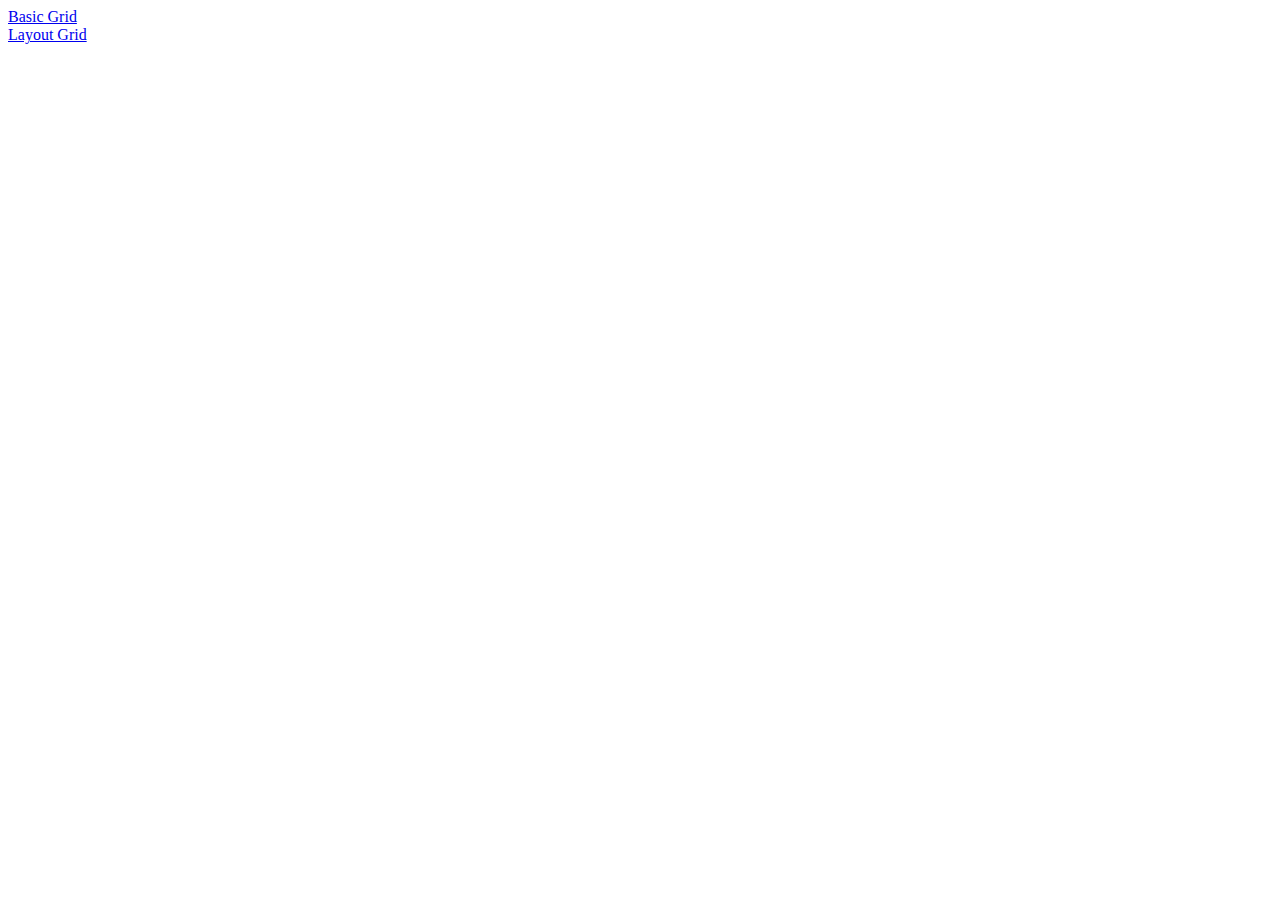
<file: css-grid-demo/index.html>
<!DOCTYPE html>
<html>
  <head>
    <meta charset="utf-8">
    <title>CSS-Grid Examples</title>
  </head>
  <body>
    <a href="basic.html">Basic Grid</a><br>
    <a href="Layout.html">Layout Grid</a><br>
  </body>
</html>
</file>
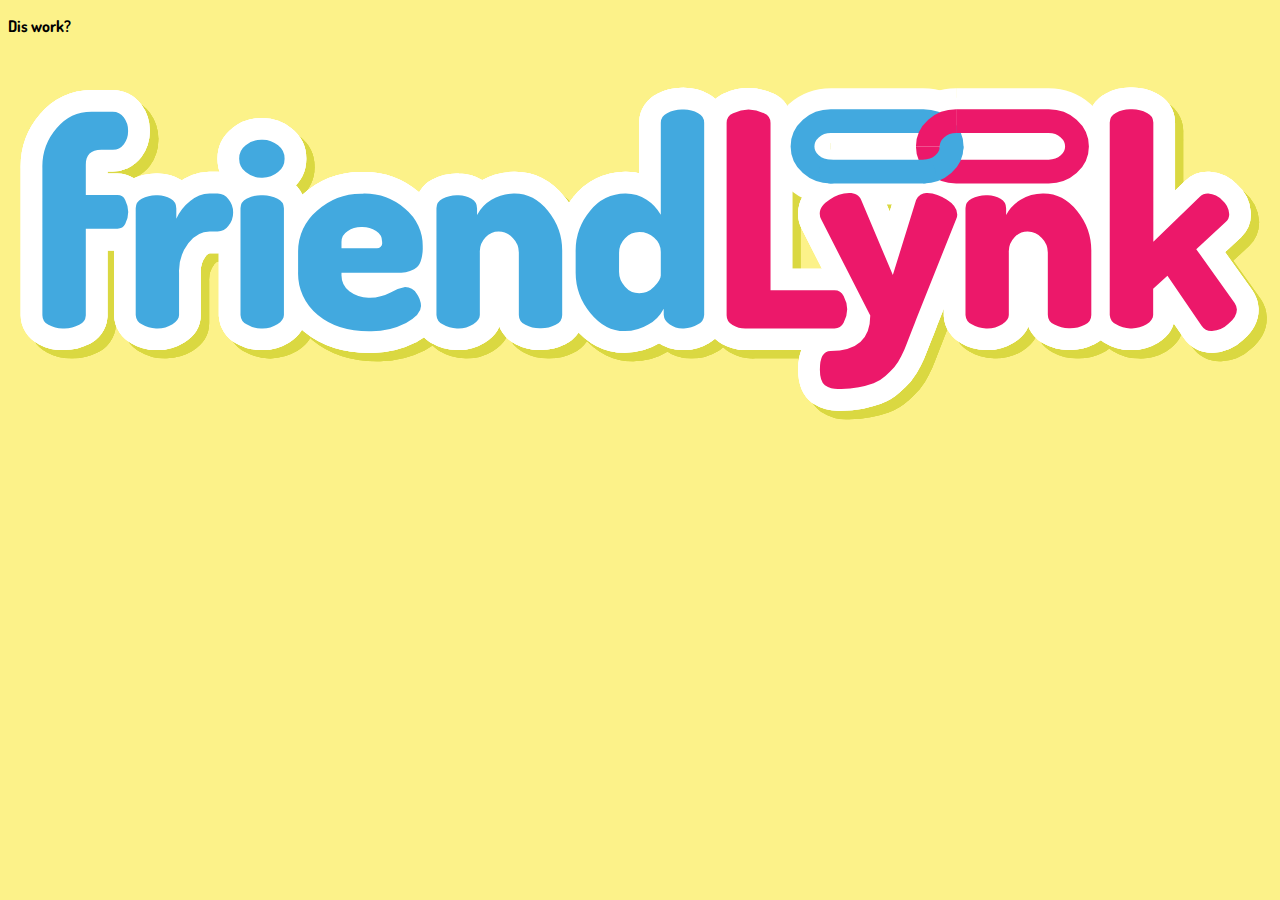
<file: Homework/Animation/index.html>
<!DOCTYPE html>
<html>
  <head>
    <meta charset="utf-8">
    <title>CIM 594 Animation Project</title>
    <link rel="stylesheet" href="css/master.css">
  </head>
  <body>
    <p>Dis work?</p>
    <img src="img/logo.svg" alt="">
  </body>
</html>
</file>
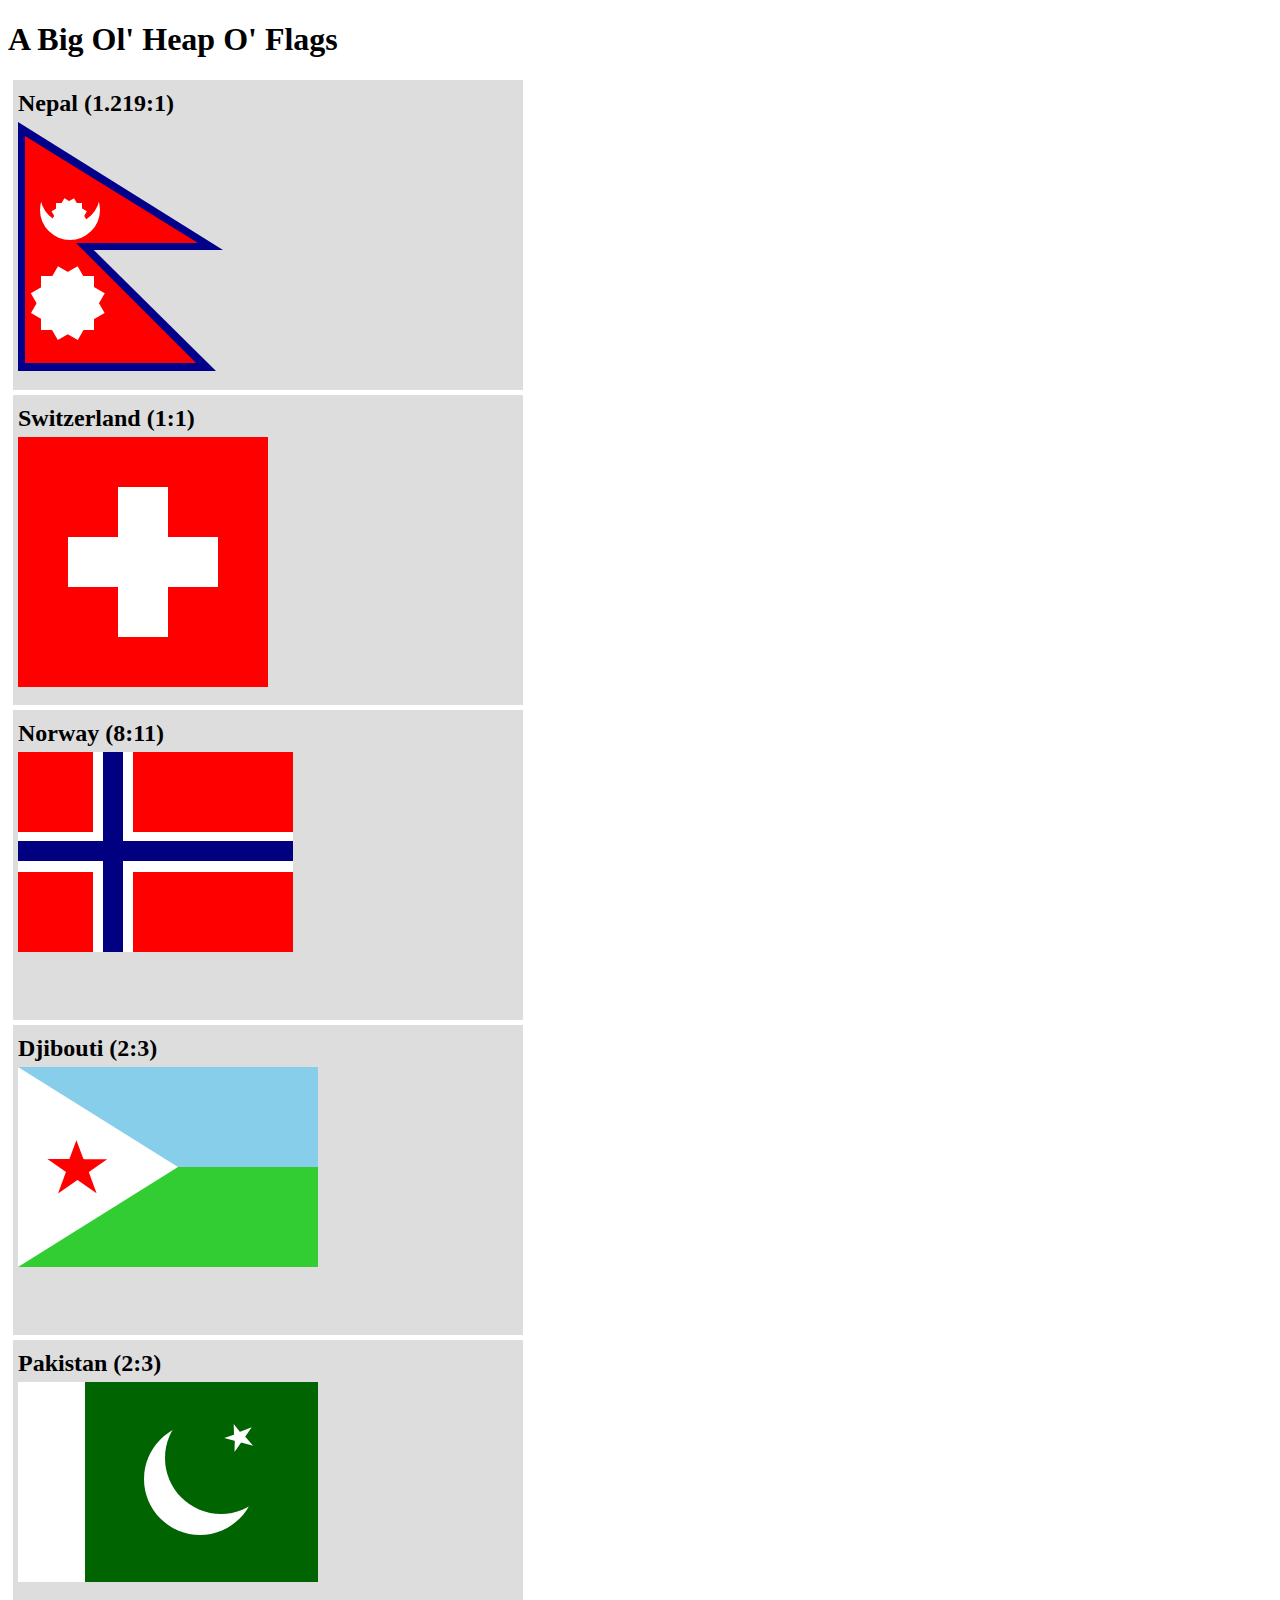
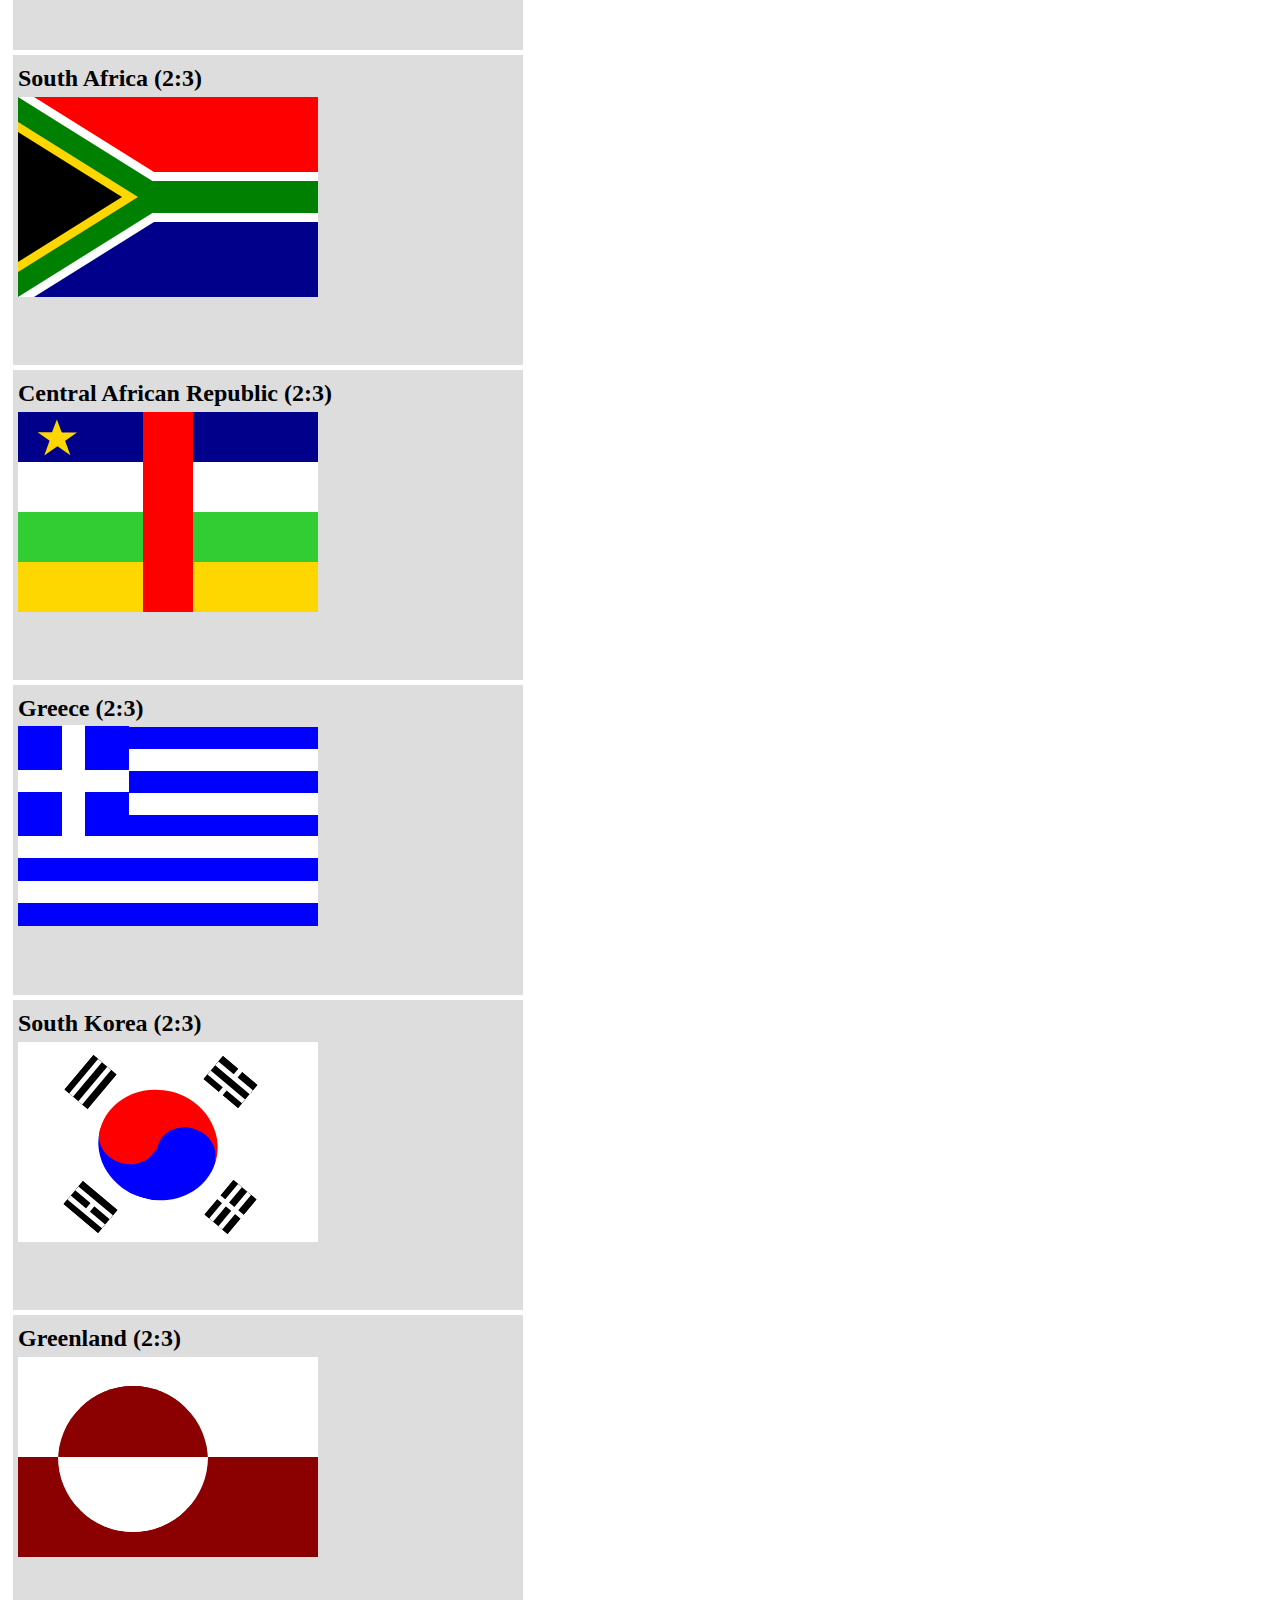
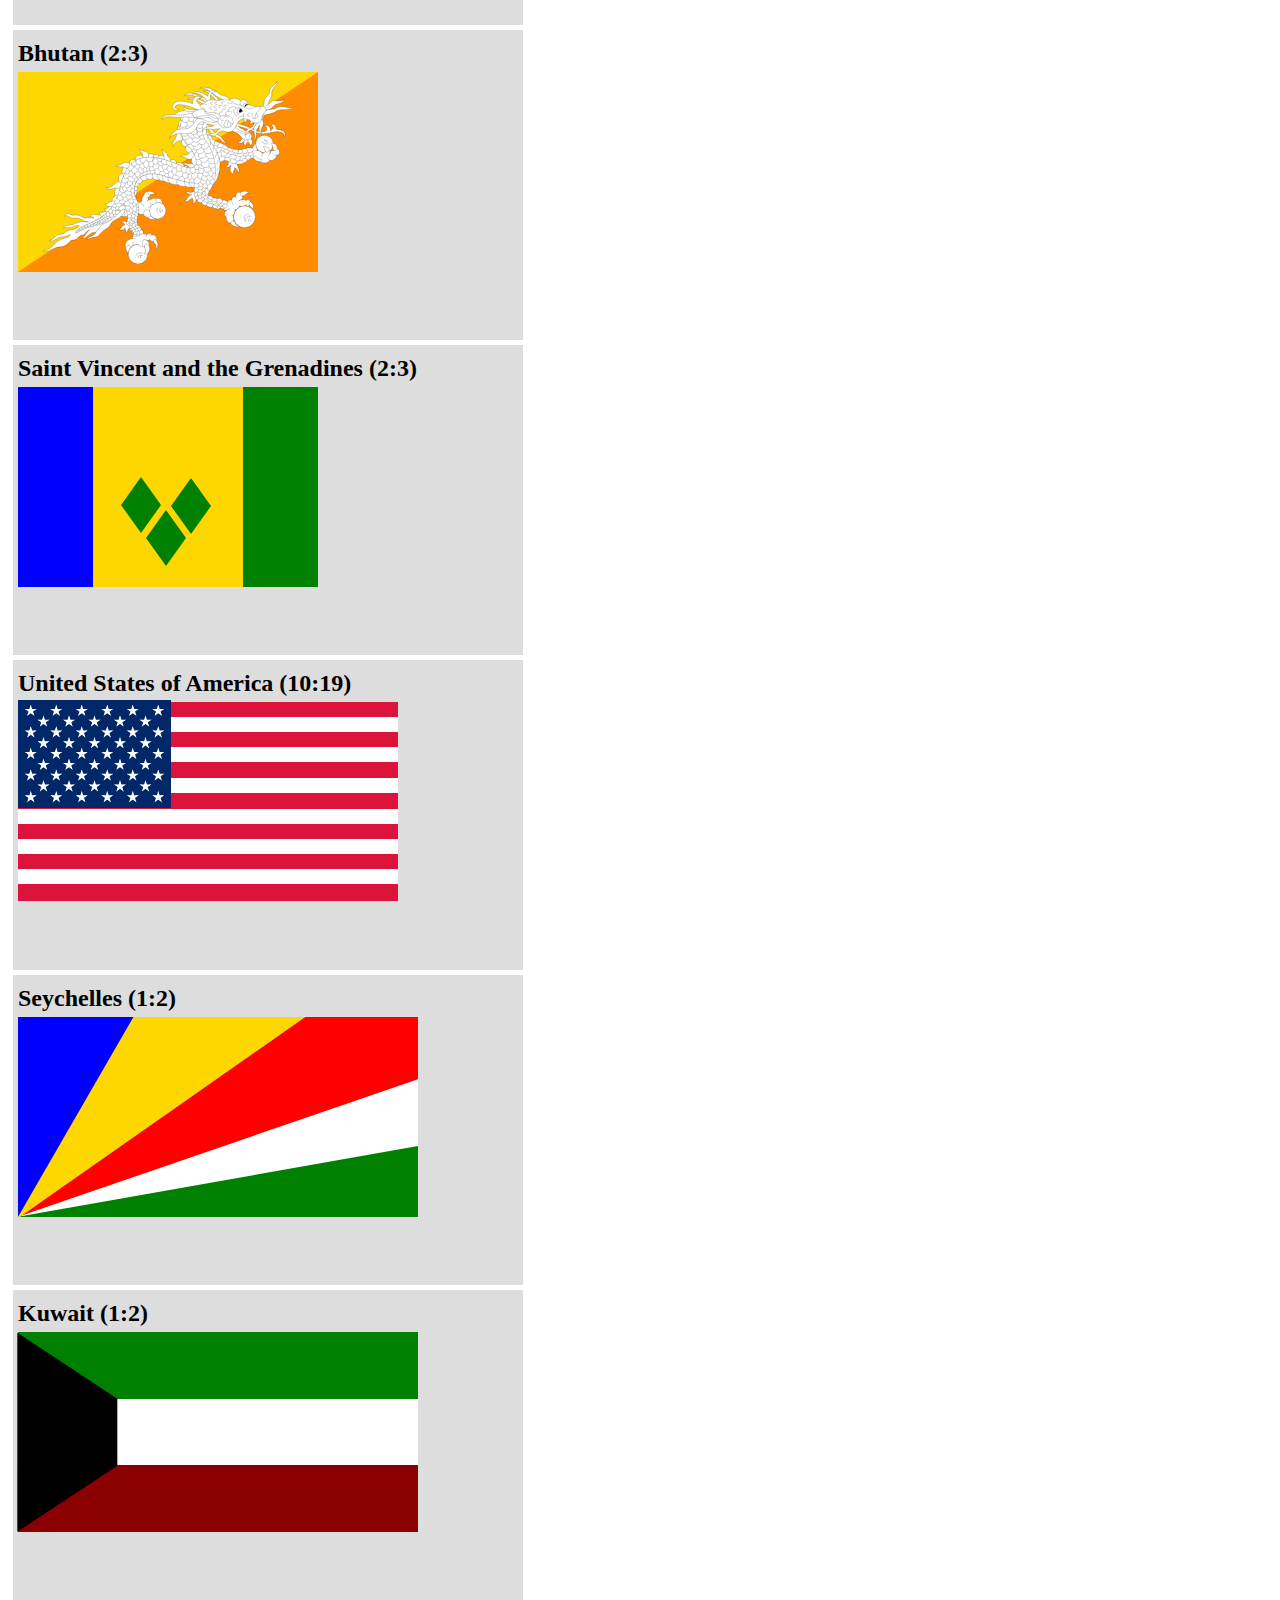
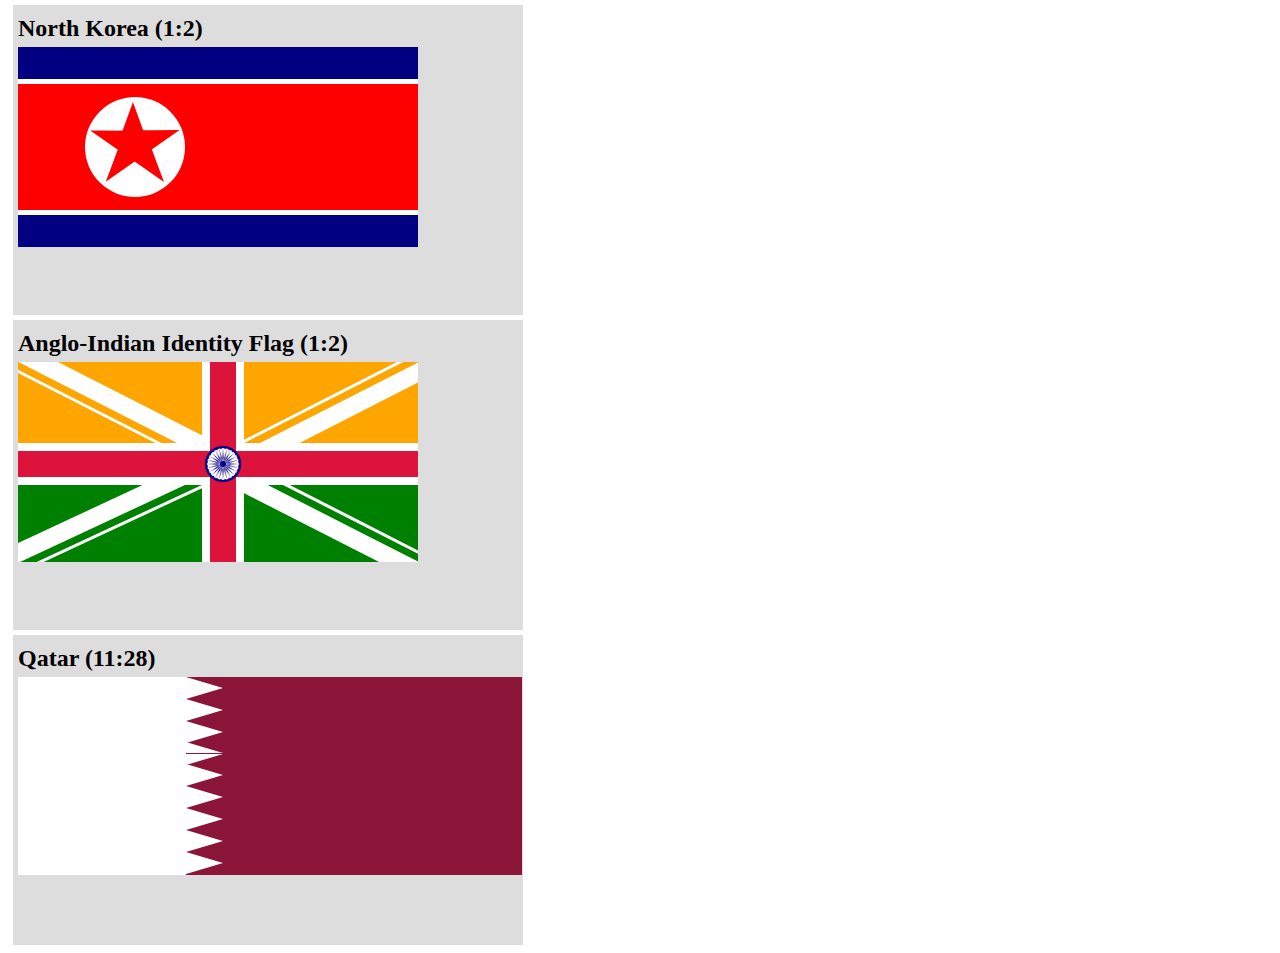
<file: Homework/Flags/index.html>
<!DOCTYPE html>
<html>
  <head>
    <meta charset="utf-8">
    <title>25 Flags</title>
    <link rel="stylesheet" href="css/master.css">
  </head>
  <body>
    <h1>A Big Ol' Heap O' Flags</h1>

    <div class="flagcontainer nepal">
      <h2>Nepal (1.219:1)</h2>
      <div id="nepal">
        <div class="rel" id="topblue">
          <div class="botleft-triangle"></div>
        </div>
        <div class="rel" id="botblue">
          <div class="botleft-triangle"></div>
        </div>
        <div class="rel" id="topred">
          <div class="botleft-triangle"></div>
        </div>
        <div class="rel" id="botred">
          <div class="botleft-triangle"></div>
        </div>
        <div class="rel" id="nepal-large">
          <div class="twelver"></div>
        </div>
        <div class="rel" id="nepal-small">
          <div class="twelver"></div>
        </div>
        <div class="rel crescent"></div>
      </div>
    </div>

    <div class="flagcontainer">
      <h2>Switzerland (1:1)</h2>
      <div class="one-one" id="switzerland">
        <div class="rel bar"></div>
      </div>
    </div>

    <div class="flagcontainer">
      <h2>Norway (8:11)</h2>
      <div class="eight-eleven" id="norway">
        <div class="rel" id="nw-whitecross">
          <div class="cross"></div>
        </div>
        <div class="rel" id="nw-bluecross">
          <div class="cross"></div>
        </div>
      </div>
    </div>

    <div class="flagcontainer">
      <h2>Djibouti (2:3)</h2>
      <div class="two-three" id="djibouti">
        <div class="rel triangle"></div>
        <div class="rel star"></div>
      </div>
    </div>

    <div class="flagcontainer">
      <h2>Pakistan (2:3)</h2>
      <div class="two-three" id="pakistan">
        <div class="rel star"></div>
        <div class="rel crescent"></div>
      </div>
    </div>

    <div class="flagcontainer">
      <h2>South Africa (2:3)</h2>
      <div class="two-three" id="southafrica">
        <div class="rel red"></div>
        <div id="saf-white">
          <div class="rel triangle"></div>
        </div>
        <div id="saf-green">
          <div class="rel triangle"></div>
        </div>
        <div id="saf-gold">
          <div class="rel triangle"></div>
        </div>
        <div id="saf-black">
          <div class="rel triangle"></div>
        </div>
        <div class="rel bar"></div>
      </div>
    </div>

    <div class="flagcontainer">
      <h2>Central African Republic (2:3)</h2>
      <div class="two-three" id="car">
        <div class="rel star"></div>
        <div class="rel bar"></div>
      </div>
    </div>

    <div class="flagcontainer">
      <h2>Greece (2:3)</h2>
      <div class="two-three" id="greece">
        <div class="rel square"></div>
        <div class="rel bar"></div>
      </div>
    </div>

    <div class="flagcontainer">
      <h2>South Korea (2:3)</h2>
      <div class="two-three" id="rok">
        <div class="rel yinyang"></div>
        <div class="rel rokbars" id="rok-topleft">
        </div>
        <div class="rel rokbars" id="rok-topright">
          <div class="rel bar one"></div>
          <div class="rel bar two"></div>
        </div>
        <div class="rel rokbars" id="rok-bottomleft">
          <div class="rel bar three"></div>
        </div>
        <div class="rel rokbars" id="rok-bottomright">
          <div class="rel bar four"></div>
        </div>
      </div>
    </div>

    <div class="flagcontainer">
      <h2>Greenland (2:3)</h2>
      <div class="two-three" id="greenland">
        <div class="rel halfcircle1"></div>
        <div class="rel halfcircle2"></div>
      </div>
    </div>

    <div class="flagcontainer">
      <h2>Bhutan (2:3)</h2>
      <div class="two-three" id="bhutan">
        <div class="rel emblem"></div>
      </div>
    </div>

    <div class="flagcontainer">
      <h2>Saint Vincent and the Grenadines (2:3)</h2>
      <div class="two-three" id="sv-g">
        <div class="diamond d1"></div>
        <div class="diamond d2"></div>
        <div class="diamond d3"></div>
      </div>
    </div>

    <div class="flagcontainer">
      <h2>United States of America (10:19)</h2>
      <div class="ten-nineteen" id="usa">
        <div class="rel bar"></div>
        <div class="rel usa-stars"></div>
      </div>
    </div>

    <div class="flagcontainer">
      <h2>Seychelles (1:2)</h2>
      <div class="one-two" id="seychelles">
        <div class="rel bar white"></div>
        <div class="rel bar green"></div>
        <div class="rel bar gold"></div>
        <div class="rel bar blue"></div>
      </div>
    </div>

    <div class="flagcontainer">
      <h2>Kuwait (1:2)</h2>
      <div class="one-two" id="kuwait">
        <div class="rel trapezoid"></div>
      </div>
    </div>

    <div class="flagcontainer">
      <h2>North Korea (1:2)</h2>
      <div class="one-two" id="dprk">
        <div class="rel circle"></div>
        <div class="rel star"></div>
      </div>
    </div>

    <div class="flagcontainer">
      <h2>Anglo-Indian Identity Flag (1:2)</h2>
      <div class="one-two" id="angloind">
        <div class="rel bar one"></div>
        <div class="rel bar two"></div>
        <div class="rel bar three"></div>
        <div class="rel bar four"></div>
        <div class="rel" id="angloind-whitecross">
          <div class="cross"></div>
        </div>
        <div class="rel" id="angloind-redcross">
          <div class="cross"></div>
        </div>
        <div class="rel emblem"></div>
      </div>
    </div>

    <div class="flagcontainer">
      <h2>Qatar (11:28)</h2>
      <div class="eleven-twentyeight" id="qatar">
        <div class="rel diamond d1"></div>
        <div class="rel diamond d2"></div>
        <div class="rel diamond d3"></div>
        <div class="rel diamond d4"></div>
        <div class="rel diamond d5"></div>
        <div class="rel diamond d6"></div>
        <div class="rel diamond d7"></div>
        <div class="rel diamond d8"></div>
        <div class="rel diamond d9"></div>
      </div>
    </div>

  </body>
</html>
</file>
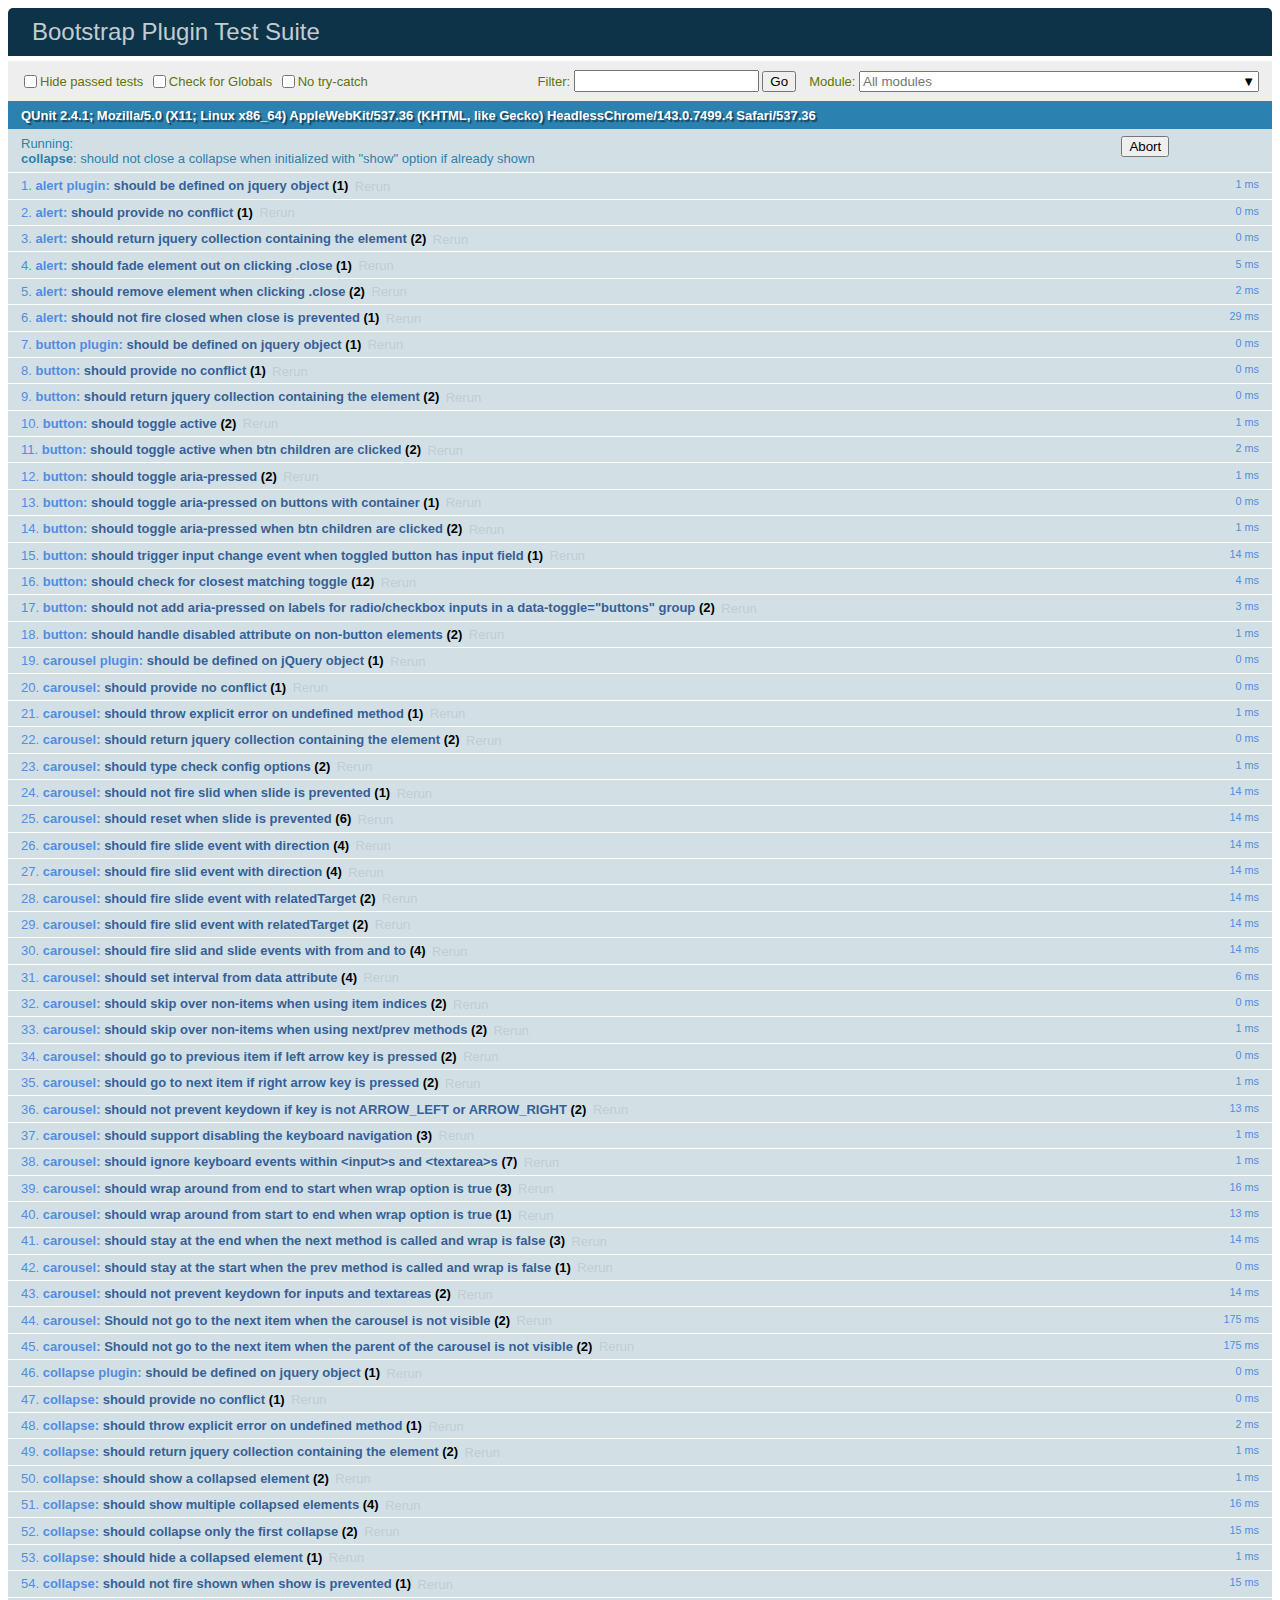
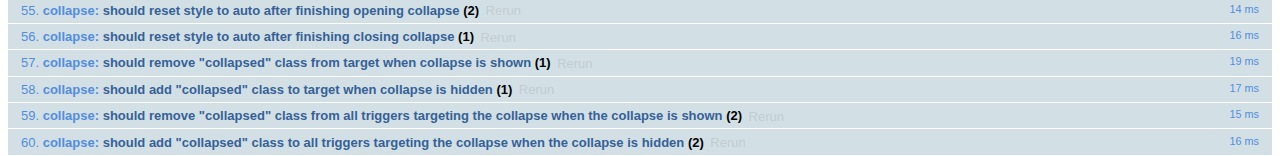
<file: Homework/bower/bower_components/bootstrap/js/tests/index.html>
<!doctype html>
<html lang="en">
  <head>
    <meta charset="utf-8">
    <meta name="viewport" content="width=device-width, initial-scale=1, shrink-to-fit=no">
    <title>Bootstrap Plugin Test Suite</title>

    <!-- jQuery -->
    <script>
      (function () {
        var path = '../../assets/js/vendor/jquery-slim.min.js'
        // get jquery param from the query string.
        var jQueryVersion = location.search.match(/[?&]jquery=(.*?)(?=&|$)/)

        // If a version was specified, use that version from our vendor folder
        if (jQueryVersion) {
          path = 'vendor/jquery-' + jQueryVersion[1] + '.min.js'
        }
        document.write('<script src="' + path + '"><\/script>')
      }())
    </script>
    <script src="../../assets/js/vendor/popper.min.js"></script>

    <!-- QUnit -->
    <link rel="stylesheet" href="vendor/qunit.css" media="screen">
    <script src="vendor/qunit.js"></script>

    <script>
      // Disable jQuery event aliases to ensure we don't accidentally use any of them
      [
        'blur',
        'focus',
        'focusin',
        'focusout',
        'resize',
        'scroll',
        'click',
        'dblclick',
        'mousedown',
        'mouseup',
        'mousemove',
        'mouseover',
        'mouseout',
        'mouseenter',
        'mouseleave',
        'change',
        'select',
        'submit',
        'keydown',
        'keypress',
        'keyup',
        'contextmenu'
      ].forEach(function(eventAlias) {
        $.fn[eventAlias] = function() {
          throw new Error('Using the ".' + eventAlias + '()" method is not allowed, so that Bootstrap can be compatible with custom jQuery builds which exclude the "event aliases" module that defines said method. See https://github.com/twbs/bootstrap/blob/master/CONTRIBUTING.md#js')
        }
      })

      // Require assert.expect in each test
      QUnit.config.requireExpects = true

      // See https://github.com/axemclion/grunt-saucelabs#test-result-details-with-qunit
      var log = []
      var testName

      QUnit.done(function(testResults) {
        var tests = []
        for (var i = 0; i < log.length; i++) {
          var details = log[i]
          tests.push({
            name: details.name,
            result: details.result,
            expected: details.expected,
            actual: details.actual,
            source: details.source
          })
        }
        testResults.tests = tests

        window.global_test_results = testResults
      })

      QUnit.testStart(function(testDetails) {
        QUnit.log(function(details) {
          if (!details.result) {
            details.name = testDetails.name
            log.push(details)
          }
        })
      })

      // Display fixture on-screen on iOS to avoid false positives
      // See https://github.com/twbs/bootstrap/pull/15955
      if (/iPhone|iPad|iPod/.test(navigator.userAgent)) {
        QUnit.begin(function() {
          $('#qunit-fixture').css({ top: 0, left: 0 })
        })

        QUnit.done(function() {
          $('#qunit-fixture').css({ top: '', left: '' })
        })
      }
    </script>

    <!-- Transpiled Plugins -->
    <script src="../dist/util.js"></script>
    <script src="../dist/alert.js"></script>
    <script src="../dist/button.js"></script>
    <script src="../dist/carousel.js"></script>
    <script src="../dist/collapse.js"></script>
    <script src="../dist/dropdown.js"></script>
    <script src="../dist/modal.js"></script>
    <script src="../dist/scrollspy.js"></script>
    <script src="../dist/tab.js"></script>
    <script src="../dist/tooltip.js"></script>
    <script src="../dist/popover.js"></script>

    <!-- Unit Tests -->
    <script src="unit/alert.js"></script>
    <script src="unit/button.js"></script>
    <script src="unit/carousel.js"></script>
    <script src="unit/collapse.js"></script>
    <script src="unit/dropdown.js"></script>
    <script src="unit/modal.js"></script>
    <script src="unit/scrollspy.js"></script>
    <script src="unit/tab.js"></script>
    <script src="unit/tooltip.js"></script>
    <script src="unit/popover.js"></script>
    <script src="unit/util.js"></script>
  </head>
  <body>
    <div id="qunit-container">
      <div id="qunit"></div>
      <div id="qunit-fixture"></div>
    </div>
  </body>
</html>
</file>
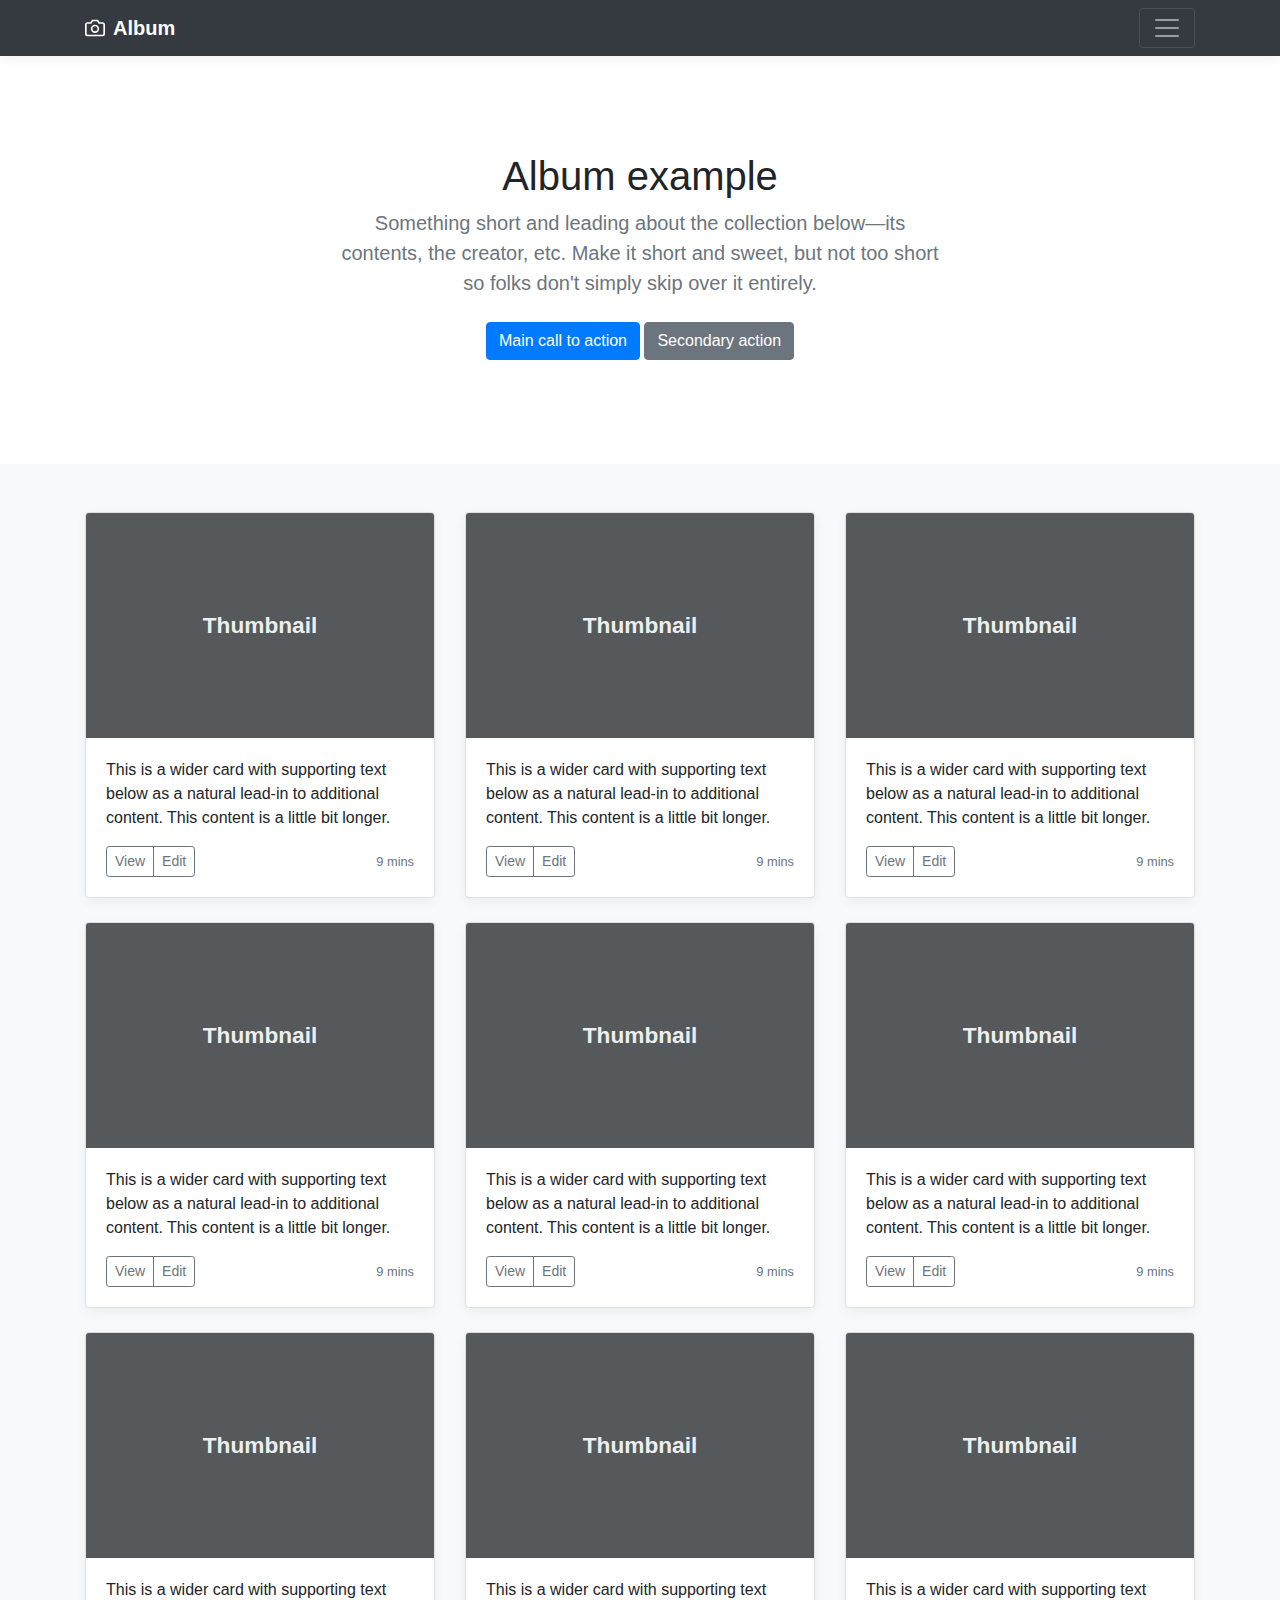
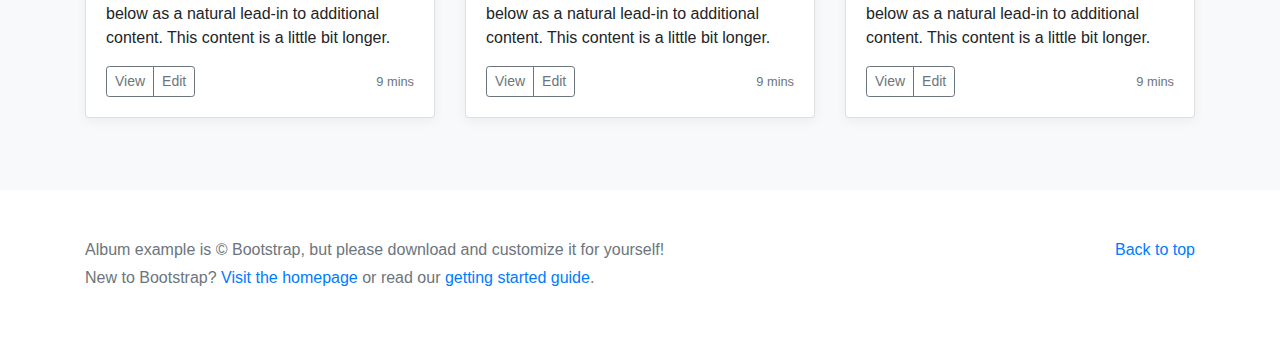
<file: Homework/bower/bower_components/bootstrap/docs/4.0/examples/album/index.html>
<!doctype html>
<html lang="en">
  <head>
    <meta charset="utf-8">
    <meta name="viewport" content="width=device-width, initial-scale=1, shrink-to-fit=no">
    <meta name="description" content="">
    <meta name="author" content="">
    <link rel="icon" href="../../../../favicon.ico">

    <title>Album example for Bootstrap</title>

    <!-- Bootstrap core CSS -->
    <link href="../../../../dist/css/bootstrap.min.css" rel="stylesheet">

    <!-- Custom styles for this template -->
    <link href="album.css" rel="stylesheet">
  </head>

  <body>

    <header>
      <div class="collapse bg-dark" id="navbarHeader">
        <div class="container">
          <div class="row">
            <div class="col-sm-8 col-md-7 py-4">
              <h4 class="text-white">About</h4>
              <p class="text-muted">Add some information about the album below, the author, or any other background context. Make it a few sentences long so folks can pick up some informative tidbits. Then, link them off to some social networking sites or contact information.</p>
            </div>
            <div class="col-sm-4 offset-md-1 py-4">
              <h4 class="text-white">Contact</h4>
              <ul class="list-unstyled">
                <li><a href="#" class="text-white">Follow on Twitter</a></li>
                <li><a href="#" class="text-white">Like on Facebook</a></li>
                <li><a href="#" class="text-white">Email me</a></li>
              </ul>
            </div>
          </div>
        </div>
      </div>
      <div class="navbar navbar-dark bg-dark box-shadow">
        <div class="container d-flex justify-content-between">
          <a href="#" class="navbar-brand d-flex align-items-center">
            <svg xmlns="http://www.w3.org/2000/svg" width="20" height="20" viewBox="0 0 24 24" fill="none" stroke="currentColor" stroke-width="2" stroke-linecap="round" stroke-linejoin="round" class="mr-2"><path d="M23 19a2 2 0 0 1-2 2H3a2 2 0 0 1-2-2V8a2 2 0 0 1 2-2h4l2-3h6l2 3h4a2 2 0 0 1 2 2z"></path><circle cx="12" cy="13" r="4"></circle></svg>
            <strong>Album</strong>
          </a>
          <button class="navbar-toggler" type="button" data-toggle="collapse" data-target="#navbarHeader" aria-controls="navbarHeader" aria-expanded="false" aria-label="Toggle navigation">
            <span class="navbar-toggler-icon"></span>
          </button>
        </div>
      </div>
    </header>

    <main role="main">

      <section class="jumbotron text-center">
        <div class="container">
          <h1 class="jumbotron-heading">Album example</h1>
          <p class="lead text-muted">Something short and leading about the collection below—its contents, the creator, etc. Make it short and sweet, but not too short so folks don't simply skip over it entirely.</p>
          <p>
            <a href="#" class="btn btn-primary my-2">Main call to action</a>
            <a href="#" class="btn btn-secondary my-2">Secondary action</a>
          </p>
        </div>
      </section>

      <div class="album py-5 bg-light">
        <div class="container">

          <div class="row">
            <div class="col-md-4">
              <div class="card mb-4 box-shadow">
                <img class="card-img-top" data-src="holder.js/100px225?theme=thumb&bg=55595c&fg=eceeef&text=Thumbnail" alt="Card image cap">
                <div class="card-body">
                  <p class="card-text">This is a wider card with supporting text below as a natural lead-in to additional content. This content is a little bit longer.</p>
                  <div class="d-flex justify-content-between align-items-center">
                    <div class="btn-group">
                      <button type="button" class="btn btn-sm btn-outline-secondary">View</button>
                      <button type="button" class="btn btn-sm btn-outline-secondary">Edit</button>
                    </div>
                    <small class="text-muted">9 mins</small>
                  </div>
                </div>
              </div>
            </div>
            <div class="col-md-4">
              <div class="card mb-4 box-shadow">
                <img class="card-img-top" data-src="holder.js/100px225?theme=thumb&bg=55595c&fg=eceeef&text=Thumbnail" alt="Card image cap">
                <div class="card-body">
                  <p class="card-text">This is a wider card with supporting text below as a natural lead-in to additional content. This content is a little bit longer.</p>
                  <div class="d-flex justify-content-between align-items-center">
                    <div class="btn-group">
                      <button type="button" class="btn btn-sm btn-outline-secondary">View</button>
                      <button type="button" class="btn btn-sm btn-outline-secondary">Edit</button>
                    </div>
                    <small class="text-muted">9 mins</small>
                  </div>
                </div>
              </div>
            </div>
            <div class="col-md-4">
              <div class="card mb-4 box-shadow">
                <img class="card-img-top" data-src="holder.js/100px225?theme=thumb&bg=55595c&fg=eceeef&text=Thumbnail" alt="Card image cap">
                <div class="card-body">
                  <p class="card-text">This is a wider card with supporting text below as a natural lead-in to additional content. This content is a little bit longer.</p>
                  <div class="d-flex justify-content-between align-items-center">
                    <div class="btn-group">
                      <button type="button" class="btn btn-sm btn-outline-secondary">View</button>
                      <button type="button" class="btn btn-sm btn-outline-secondary">Edit</button>
                    </div>
                    <small class="text-muted">9 mins</small>
                  </div>
                </div>
              </div>
            </div>

            <div class="col-md-4">
              <div class="card mb-4 box-shadow">
                <img class="card-img-top" data-src="holder.js/100px225?theme=thumb&bg=55595c&fg=eceeef&text=Thumbnail" alt="Card image cap">
                <div class="card-body">
                  <p class="card-text">This is a wider card with supporting text below as a natural lead-in to additional content. This content is a little bit longer.</p>
                  <div class="d-flex justify-content-between align-items-center">
                    <div class="btn-group">
                      <button type="button" class="btn btn-sm btn-outline-secondary">View</button>
                      <button type="button" class="btn btn-sm btn-outline-secondary">Edit</button>
                    </div>
                    <small class="text-muted">9 mins</small>
                  </div>
                </div>
              </div>
            </div>
            <div class="col-md-4">
              <div class="card mb-4 box-shadow">
                <img class="card-img-top" data-src="holder.js/100px225?theme=thumb&bg=55595c&fg=eceeef&text=Thumbnail" alt="Card image cap">
                <div class="card-body">
                  <p class="card-text">This is a wider card with supporting text below as a natural lead-in to additional content. This content is a little bit longer.</p>
                  <div class="d-flex justify-content-between align-items-center">
                    <div class="btn-group">
                      <button type="button" class="btn btn-sm btn-outline-secondary">View</button>
                      <button type="button" class="btn btn-sm btn-outline-secondary">Edit</button>
                    </div>
                    <small class="text-muted">9 mins</small>
                  </div>
                </div>
              </div>
            </div>
            <div class="col-md-4">
              <div class="card mb-4 box-shadow">
                <img class="card-img-top" data-src="holder.js/100px225?theme=thumb&bg=55595c&fg=eceeef&text=Thumbnail" alt="Card image cap">
                <div class="card-body">
                  <p class="card-text">This is a wider card with supporting text below as a natural lead-in to additional content. This content is a little bit longer.</p>
                  <div class="d-flex justify-content-between align-items-center">
                    <div class="btn-group">
                      <button type="button" class="btn btn-sm btn-outline-secondary">View</button>
                      <button type="button" class="btn btn-sm btn-outline-secondary">Edit</button>
                    </div>
                    <small class="text-muted">9 mins</small>
                  </div>
                </div>
              </div>
            </div>

            <div class="col-md-4">
              <div class="card mb-4 box-shadow">
                <img class="card-img-top" data-src="holder.js/100px225?theme=thumb&bg=55595c&fg=eceeef&text=Thumbnail" alt="Card image cap">
                <div class="card-body">
                  <p class="card-text">This is a wider card with supporting text below as a natural lead-in to additional content. This content is a little bit longer.</p>
                  <div class="d-flex justify-content-between align-items-center">
                    <div class="btn-group">
                      <button type="button" class="btn btn-sm btn-outline-secondary">View</button>
                      <button type="button" class="btn btn-sm btn-outline-secondary">Edit</button>
                    </div>
                    <small class="text-muted">9 mins</small>
                  </div>
                </div>
              </div>
            </div>
            <div class="col-md-4">
              <div class="card mb-4 box-shadow">
                <img class="card-img-top" data-src="holder.js/100px225?theme=thumb&bg=55595c&fg=eceeef&text=Thumbnail" alt="Card image cap">
                <div class="card-body">
                  <p class="card-text">This is a wider card with supporting text below as a natural lead-in to additional content. This content is a little bit longer.</p>
                  <div class="d-flex justify-content-between align-items-center">
                    <div class="btn-group">
                      <button type="button" class="btn btn-sm btn-outline-secondary">View</button>
                      <button type="button" class="btn btn-sm btn-outline-secondary">Edit</button>
                    </div>
                    <small class="text-muted">9 mins</small>
                  </div>
                </div>
              </div>
            </div>
            <div class="col-md-4">
              <div class="card mb-4 box-shadow">
                <img class="card-img-top" data-src="holder.js/100px225?theme=thumb&bg=55595c&fg=eceeef&text=Thumbnail" alt="Card image cap">
                <div class="card-body">
                  <p class="card-text">This is a wider card with supporting text below as a natural lead-in to additional content. This content is a little bit longer.</p>
                  <div class="d-flex justify-content-between align-items-center">
                    <div class="btn-group">
                      <button type="button" class="btn btn-sm btn-outline-secondary">View</button>
                      <button type="button" class="btn btn-sm btn-outline-secondary">Edit</button>
                    </div>
                    <small class="text-muted">9 mins</small>
                  </div>
                </div>
              </div>
            </div>
          </div>
        </div>
      </div>

    </main>

    <footer class="text-muted">
      <div class="container">
        <p class="float-right">
          <a href="#">Back to top</a>
        </p>
        <p>Album example is &copy; Bootstrap, but please download and customize it for yourself!</p>
        <p>New to Bootstrap? <a href="../../">Visit the homepage</a> or read our <a href="../../getting-started/">getting started guide</a>.</p>
      </div>
    </footer>

    <!-- Bootstrap core JavaScript
    ================================================== -->
    <!-- Placed at the end of the document so the pages load faster -->
    <script src="https://code.jquery.com/jquery-3.2.1.slim.min.js" integrity="sha384-KJ3o2DKtIkvYIK3UENzmM7KCkRr/rE9/Qpg6aAZGJwFDMVNA/GpGFF93hXpG5KkN" crossorigin="anonymous"></script>
    <script>window.jQuery || document.write('<script src="../../../../assets/js/vendor/jquery-slim.min.js"><\/script>')</script>
    <script src="../../../../assets/js/vendor/popper.min.js"></script>
    <script src="../../../../dist/js/bootstrap.min.js"></script>
    <script src="../../../../assets/js/vendor/holder.min.js"></script>
  </body>
</html>
</file>
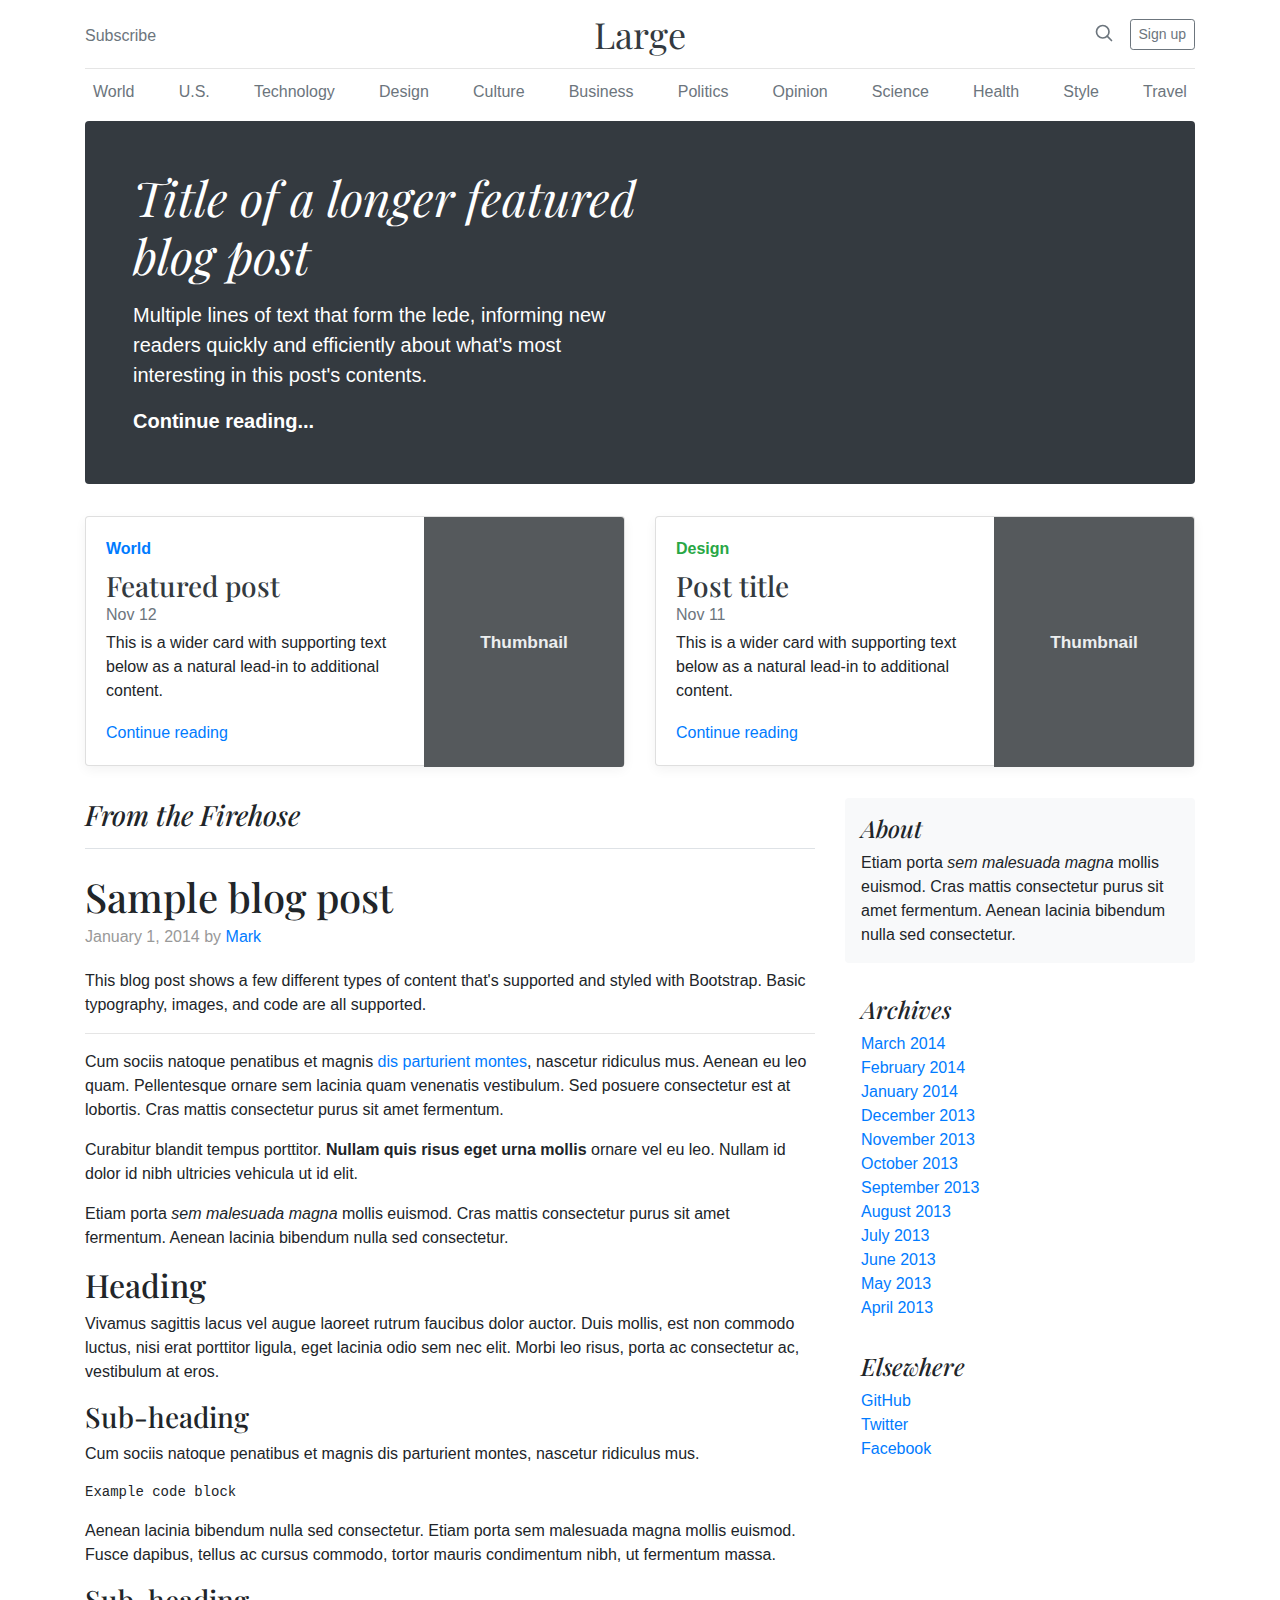
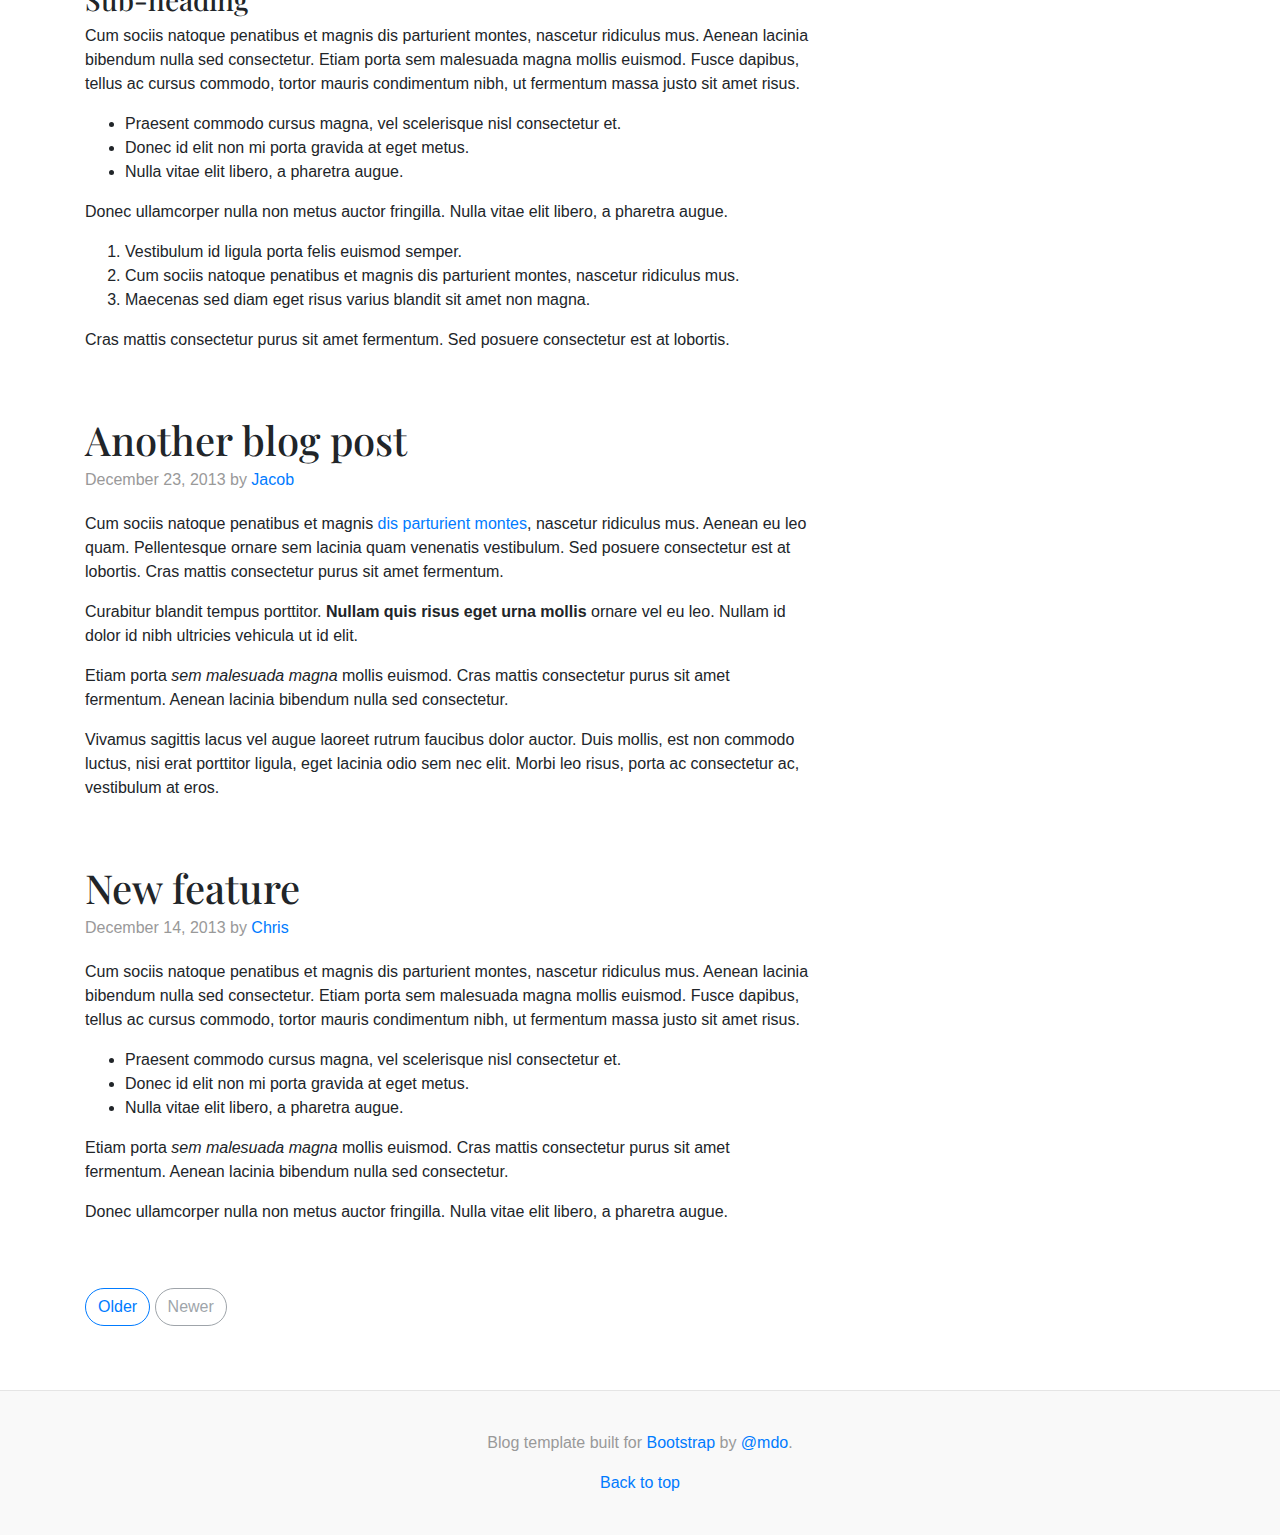
<file: Homework/bower/bower_components/bootstrap/docs/4.0/examples/blog/index.html>
<!doctype html>
<html lang="en">
  <head>
    <meta charset="utf-8">
    <meta name="viewport" content="width=device-width, initial-scale=1, shrink-to-fit=no">
    <meta name="description" content="">
    <meta name="author" content="">
    <link rel="icon" href="../../../../favicon.ico">

    <title>Blog Template for Bootstrap</title>

    <!-- Bootstrap core CSS -->
    <link href="../../../../dist/css/bootstrap.min.css" rel="stylesheet">

    <!-- Custom styles for this template -->
    <link href="https://fonts.googleapis.com/css?family=Playfair+Display:700,900" rel="stylesheet">
    <link href="blog.css" rel="stylesheet">
  </head>

  <body>

    <div class="container">
      <header class="blog-header py-3">
        <div class="row flex-nowrap justify-content-between align-items-center">
          <div class="col-4 pt-1">
            <a class="text-muted" href="#">Subscribe</a>
          </div>
          <div class="col-4 text-center">
            <a class="blog-header-logo text-dark" href="#">Large</a>
          </div>
          <div class="col-4 d-flex justify-content-end align-items-center">
            <a class="text-muted" href="#">
              <svg xmlns="http://www.w3.org/2000/svg" width="20" height="20" viewBox="0 0 24 24" fill="none" stroke="currentColor" stroke-width="2" stroke-linecap="round" stroke-linejoin="round" class="mx-3"><circle cx="10.5" cy="10.5" r="7.5"></circle><line x1="21" y1="21" x2="15.8" y2="15.8"></line></svg>
            </a>
            <a class="btn btn-sm btn-outline-secondary" href="#">Sign up</a>
          </div>
        </div>
      </header>

      <div class="nav-scroller py-1 mb-2">
        <nav class="nav d-flex justify-content-between">
          <a class="p-2 text-muted" href="#">World</a>
          <a class="p-2 text-muted" href="#">U.S.</a>
          <a class="p-2 text-muted" href="#">Technology</a>
          <a class="p-2 text-muted" href="#">Design</a>
          <a class="p-2 text-muted" href="#">Culture</a>
          <a class="p-2 text-muted" href="#">Business</a>
          <a class="p-2 text-muted" href="#">Politics</a>
          <a class="p-2 text-muted" href="#">Opinion</a>
          <a class="p-2 text-muted" href="#">Science</a>
          <a class="p-2 text-muted" href="#">Health</a>
          <a class="p-2 text-muted" href="#">Style</a>
          <a class="p-2 text-muted" href="#">Travel</a>
        </nav>
      </div>

      <div class="jumbotron p-3 p-md-5 text-white rounded bg-dark">
        <div class="col-md-6 px-0">
          <h1 class="display-4 font-italic">Title of a longer featured blog post</h1>
          <p class="lead my-3">Multiple lines of text that form the lede, informing new readers quickly and efficiently about what's most interesting in this post's contents.</p>
          <p class="lead mb-0"><a href="#" class="text-white font-weight-bold">Continue reading...</a></p>
        </div>
      </div>

      <div class="row mb-2">
        <div class="col-md-6">
          <div class="card flex-md-row mb-4 box-shadow h-md-250">
            <div class="card-body d-flex flex-column align-items-start">
              <strong class="d-inline-block mb-2 text-primary">World</strong>
              <h3 class="mb-0">
                <a class="text-dark" href="#">Featured post</a>
              </h3>
              <div class="mb-1 text-muted">Nov 12</div>
              <p class="card-text mb-auto">This is a wider card with supporting text below as a natural lead-in to additional content.</p>
              <a href="#">Continue reading</a>
            </div>
            <img class="card-img-right flex-auto d-none d-md-block" data-src="holder.js/200x250?theme=thumb" alt="Card image cap">
          </div>
        </div>
        <div class="col-md-6">
          <div class="card flex-md-row mb-4 box-shadow h-md-250">
            <div class="card-body d-flex flex-column align-items-start">
              <strong class="d-inline-block mb-2 text-success">Design</strong>
              <h3 class="mb-0">
                <a class="text-dark" href="#">Post title</a>
              </h3>
              <div class="mb-1 text-muted">Nov 11</div>
              <p class="card-text mb-auto">This is a wider card with supporting text below as a natural lead-in to additional content.</p>
              <a href="#">Continue reading</a>
            </div>
            <img class="card-img-right flex-auto d-none d-md-block" data-src="holder.js/200x250?theme=thumb" alt="Card image cap">
          </div>
        </div>
      </div>
    </div>

    <main role="main" class="container">
      <div class="row">
        <div class="col-md-8 blog-main">
          <h3 class="pb-3 mb-4 font-italic border-bottom">
            From the Firehose
          </h3>

          <div class="blog-post">
            <h2 class="blog-post-title">Sample blog post</h2>
            <p class="blog-post-meta">January 1, 2014 by <a href="#">Mark</a></p>

            <p>This blog post shows a few different types of content that's supported and styled with Bootstrap. Basic typography, images, and code are all supported.</p>
            <hr>
            <p>Cum sociis natoque penatibus et magnis <a href="#">dis parturient montes</a>, nascetur ridiculus mus. Aenean eu leo quam. Pellentesque ornare sem lacinia quam venenatis vestibulum. Sed posuere consectetur est at lobortis. Cras mattis consectetur purus sit amet fermentum.</p>
            <blockquote>
              <p>Curabitur blandit tempus porttitor. <strong>Nullam quis risus eget urna mollis</strong> ornare vel eu leo. Nullam id dolor id nibh ultricies vehicula ut id elit.</p>
            </blockquote>
            <p>Etiam porta <em>sem malesuada magna</em> mollis euismod. Cras mattis consectetur purus sit amet fermentum. Aenean lacinia bibendum nulla sed consectetur.</p>
            <h2>Heading</h2>
            <p>Vivamus sagittis lacus vel augue laoreet rutrum faucibus dolor auctor. Duis mollis, est non commodo luctus, nisi erat porttitor ligula, eget lacinia odio sem nec elit. Morbi leo risus, porta ac consectetur ac, vestibulum at eros.</p>
            <h3>Sub-heading</h3>
            <p>Cum sociis natoque penatibus et magnis dis parturient montes, nascetur ridiculus mus.</p>
            <pre><code>Example code block</code></pre>
            <p>Aenean lacinia bibendum nulla sed consectetur. Etiam porta sem malesuada magna mollis euismod. Fusce dapibus, tellus ac cursus commodo, tortor mauris condimentum nibh, ut fermentum massa.</p>
            <h3>Sub-heading</h3>
            <p>Cum sociis natoque penatibus et magnis dis parturient montes, nascetur ridiculus mus. Aenean lacinia bibendum nulla sed consectetur. Etiam porta sem malesuada magna mollis euismod. Fusce dapibus, tellus ac cursus commodo, tortor mauris condimentum nibh, ut fermentum massa justo sit amet risus.</p>
            <ul>
              <li>Praesent commodo cursus magna, vel scelerisque nisl consectetur et.</li>
              <li>Donec id elit non mi porta gravida at eget metus.</li>
              <li>Nulla vitae elit libero, a pharetra augue.</li>
            </ul>
            <p>Donec ullamcorper nulla non metus auctor fringilla. Nulla vitae elit libero, a pharetra augue.</p>
            <ol>
              <li>Vestibulum id ligula porta felis euismod semper.</li>
              <li>Cum sociis natoque penatibus et magnis dis parturient montes, nascetur ridiculus mus.</li>
              <li>Maecenas sed diam eget risus varius blandit sit amet non magna.</li>
            </ol>
            <p>Cras mattis consectetur purus sit amet fermentum. Sed posuere consectetur est at lobortis.</p>
          </div><!-- /.blog-post -->

          <div class="blog-post">
            <h2 class="blog-post-title">Another blog post</h2>
            <p class="blog-post-meta">December 23, 2013 by <a href="#">Jacob</a></p>

            <p>Cum sociis natoque penatibus et magnis <a href="#">dis parturient montes</a>, nascetur ridiculus mus. Aenean eu leo quam. Pellentesque ornare sem lacinia quam venenatis vestibulum. Sed posuere consectetur est at lobortis. Cras mattis consectetur purus sit amet fermentum.</p>
            <blockquote>
              <p>Curabitur blandit tempus porttitor. <strong>Nullam quis risus eget urna mollis</strong> ornare vel eu leo. Nullam id dolor id nibh ultricies vehicula ut id elit.</p>
            </blockquote>
            <p>Etiam porta <em>sem malesuada magna</em> mollis euismod. Cras mattis consectetur purus sit amet fermentum. Aenean lacinia bibendum nulla sed consectetur.</p>
            <p>Vivamus sagittis lacus vel augue laoreet rutrum faucibus dolor auctor. Duis mollis, est non commodo luctus, nisi erat porttitor ligula, eget lacinia odio sem nec elit. Morbi leo risus, porta ac consectetur ac, vestibulum at eros.</p>
          </div><!-- /.blog-post -->

          <div class="blog-post">
            <h2 class="blog-post-title">New feature</h2>
            <p class="blog-post-meta">December 14, 2013 by <a href="#">Chris</a></p>

            <p>Cum sociis natoque penatibus et magnis dis parturient montes, nascetur ridiculus mus. Aenean lacinia bibendum nulla sed consectetur. Etiam porta sem malesuada magna mollis euismod. Fusce dapibus, tellus ac cursus commodo, tortor mauris condimentum nibh, ut fermentum massa justo sit amet risus.</p>
            <ul>
              <li>Praesent commodo cursus magna, vel scelerisque nisl consectetur et.</li>
              <li>Donec id elit non mi porta gravida at eget metus.</li>
              <li>Nulla vitae elit libero, a pharetra augue.</li>
            </ul>
            <p>Etiam porta <em>sem malesuada magna</em> mollis euismod. Cras mattis consectetur purus sit amet fermentum. Aenean lacinia bibendum nulla sed consectetur.</p>
            <p>Donec ullamcorper nulla non metus auctor fringilla. Nulla vitae elit libero, a pharetra augue.</p>
          </div><!-- /.blog-post -->

          <nav class="blog-pagination">
            <a class="btn btn-outline-primary" href="#">Older</a>
            <a class="btn btn-outline-secondary disabled" href="#">Newer</a>
          </nav>

        </div><!-- /.blog-main -->

        <aside class="col-md-4 blog-sidebar">
          <div class="p-3 mb-3 bg-light rounded">
            <h4 class="font-italic">About</h4>
            <p class="mb-0">Etiam porta <em>sem malesuada magna</em> mollis euismod. Cras mattis consectetur purus sit amet fermentum. Aenean lacinia bibendum nulla sed consectetur.</p>
          </div>

          <div class="p-3">
            <h4 class="font-italic">Archives</h4>
            <ol class="list-unstyled mb-0">
              <li><a href="#">March 2014</a></li>
              <li><a href="#">February 2014</a></li>
              <li><a href="#">January 2014</a></li>
              <li><a href="#">December 2013</a></li>
              <li><a href="#">November 2013</a></li>
              <li><a href="#">October 2013</a></li>
              <li><a href="#">September 2013</a></li>
              <li><a href="#">August 2013</a></li>
              <li><a href="#">July 2013</a></li>
              <li><a href="#">June 2013</a></li>
              <li><a href="#">May 2013</a></li>
              <li><a href="#">April 2013</a></li>
            </ol>
          </div>

          <div class="p-3">
            <h4 class="font-italic">Elsewhere</h4>
            <ol class="list-unstyled">
              <li><a href="#">GitHub</a></li>
              <li><a href="#">Twitter</a></li>
              <li><a href="#">Facebook</a></li>
            </ol>
          </div>
        </aside><!-- /.blog-sidebar -->

      </div><!-- /.row -->

    </main><!-- /.container -->

    <footer class="blog-footer">
      <p>Blog template built for <a href="https://getbootstrap.com/">Bootstrap</a> by <a href="https://twitter.com/mdo">@mdo</a>.</p>
      <p>
        <a href="#">Back to top</a>
      </p>
    </footer>

    <!-- Bootstrap core JavaScript
    ================================================== -->
    <!-- Placed at the end of the document so the pages load faster -->
    <script src="https://code.jquery.com/jquery-3.2.1.slim.min.js" integrity="sha384-KJ3o2DKtIkvYIK3UENzmM7KCkRr/rE9/Qpg6aAZGJwFDMVNA/GpGFF93hXpG5KkN" crossorigin="anonymous"></script>
    <script>window.jQuery || document.write('<script src="../../../../assets/js/vendor/jquery-slim.min.js"><\/script>')</script>
    <script src="../../../../assets/js/vendor/popper.min.js"></script>
    <script src="../../../../dist/js/bootstrap.min.js"></script>
    <script src="../../../../assets/js/vendor/holder.min.js"></script>
    <script>
      Holder.addTheme('thumb', {
        bg: '#55595c',
        fg: '#eceeef',
        text: 'Thumbnail'
      });
    </script>
  </body>
</html>
</file>
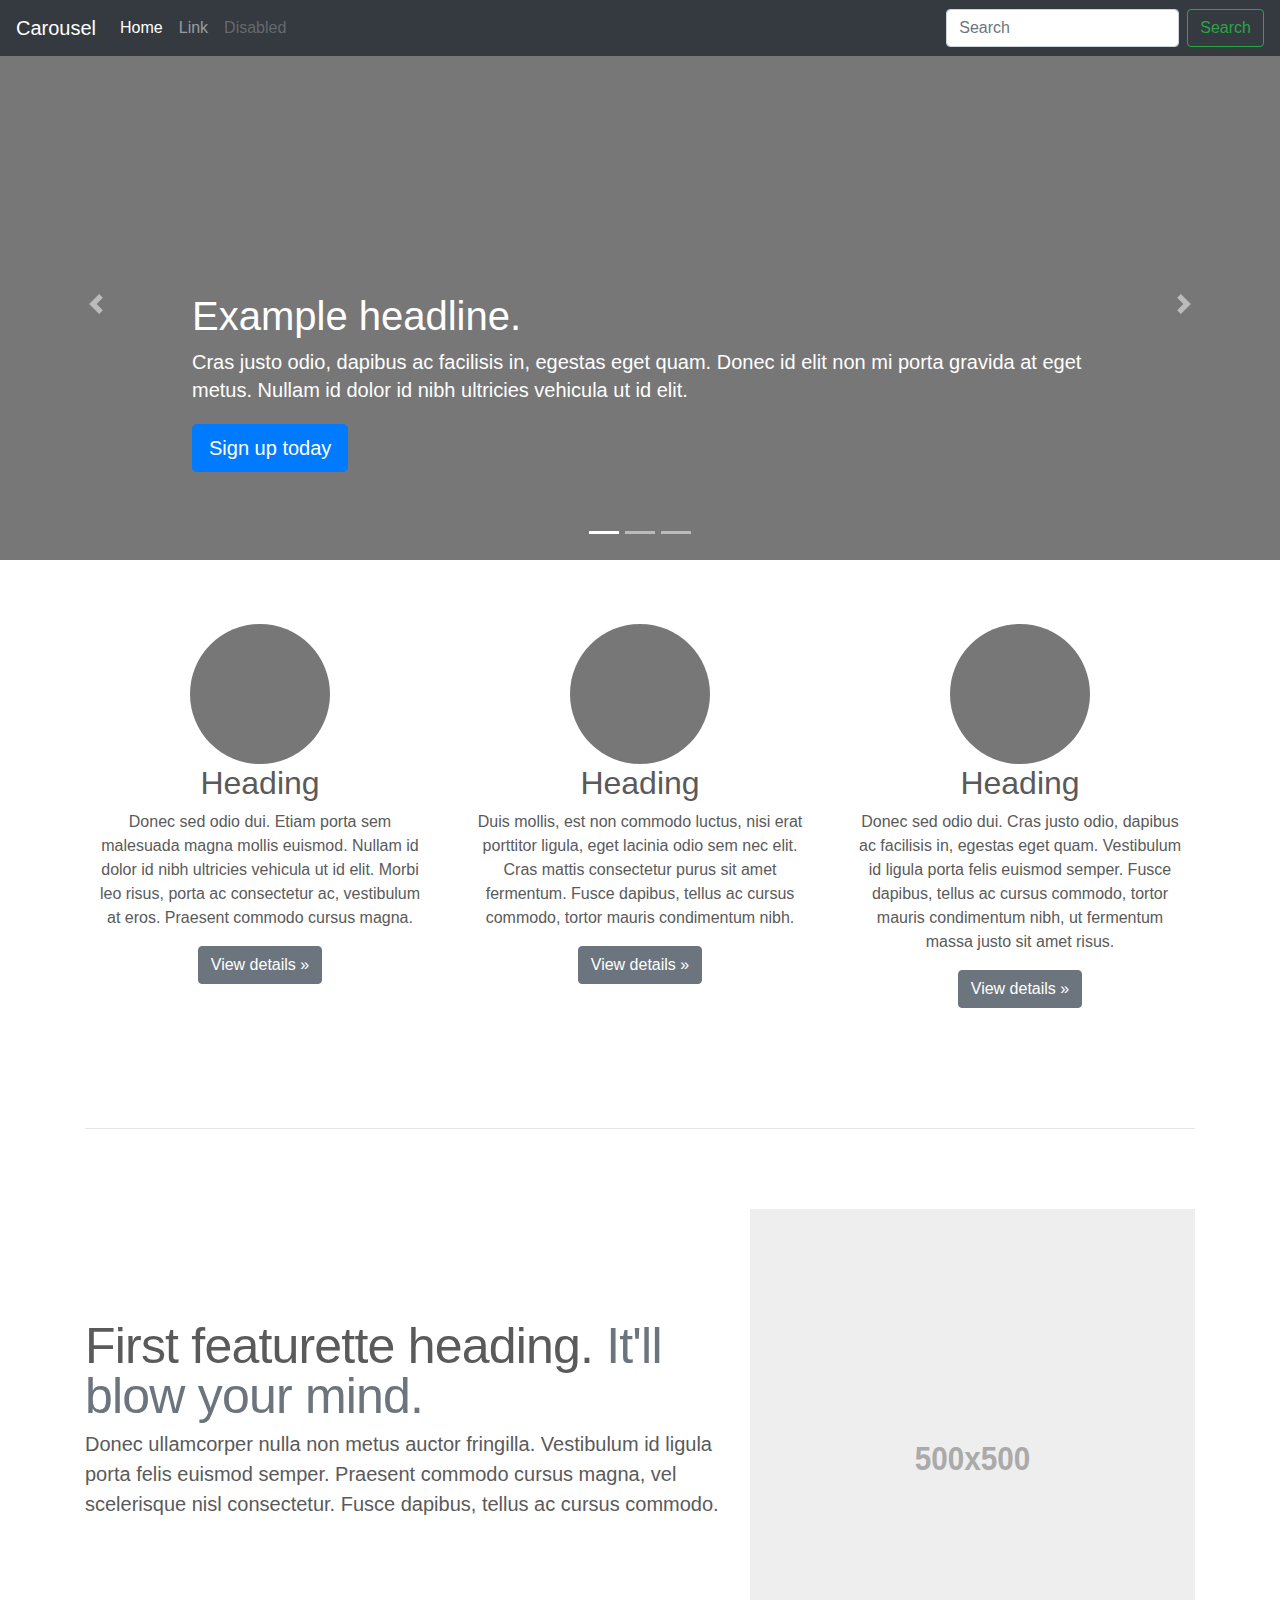
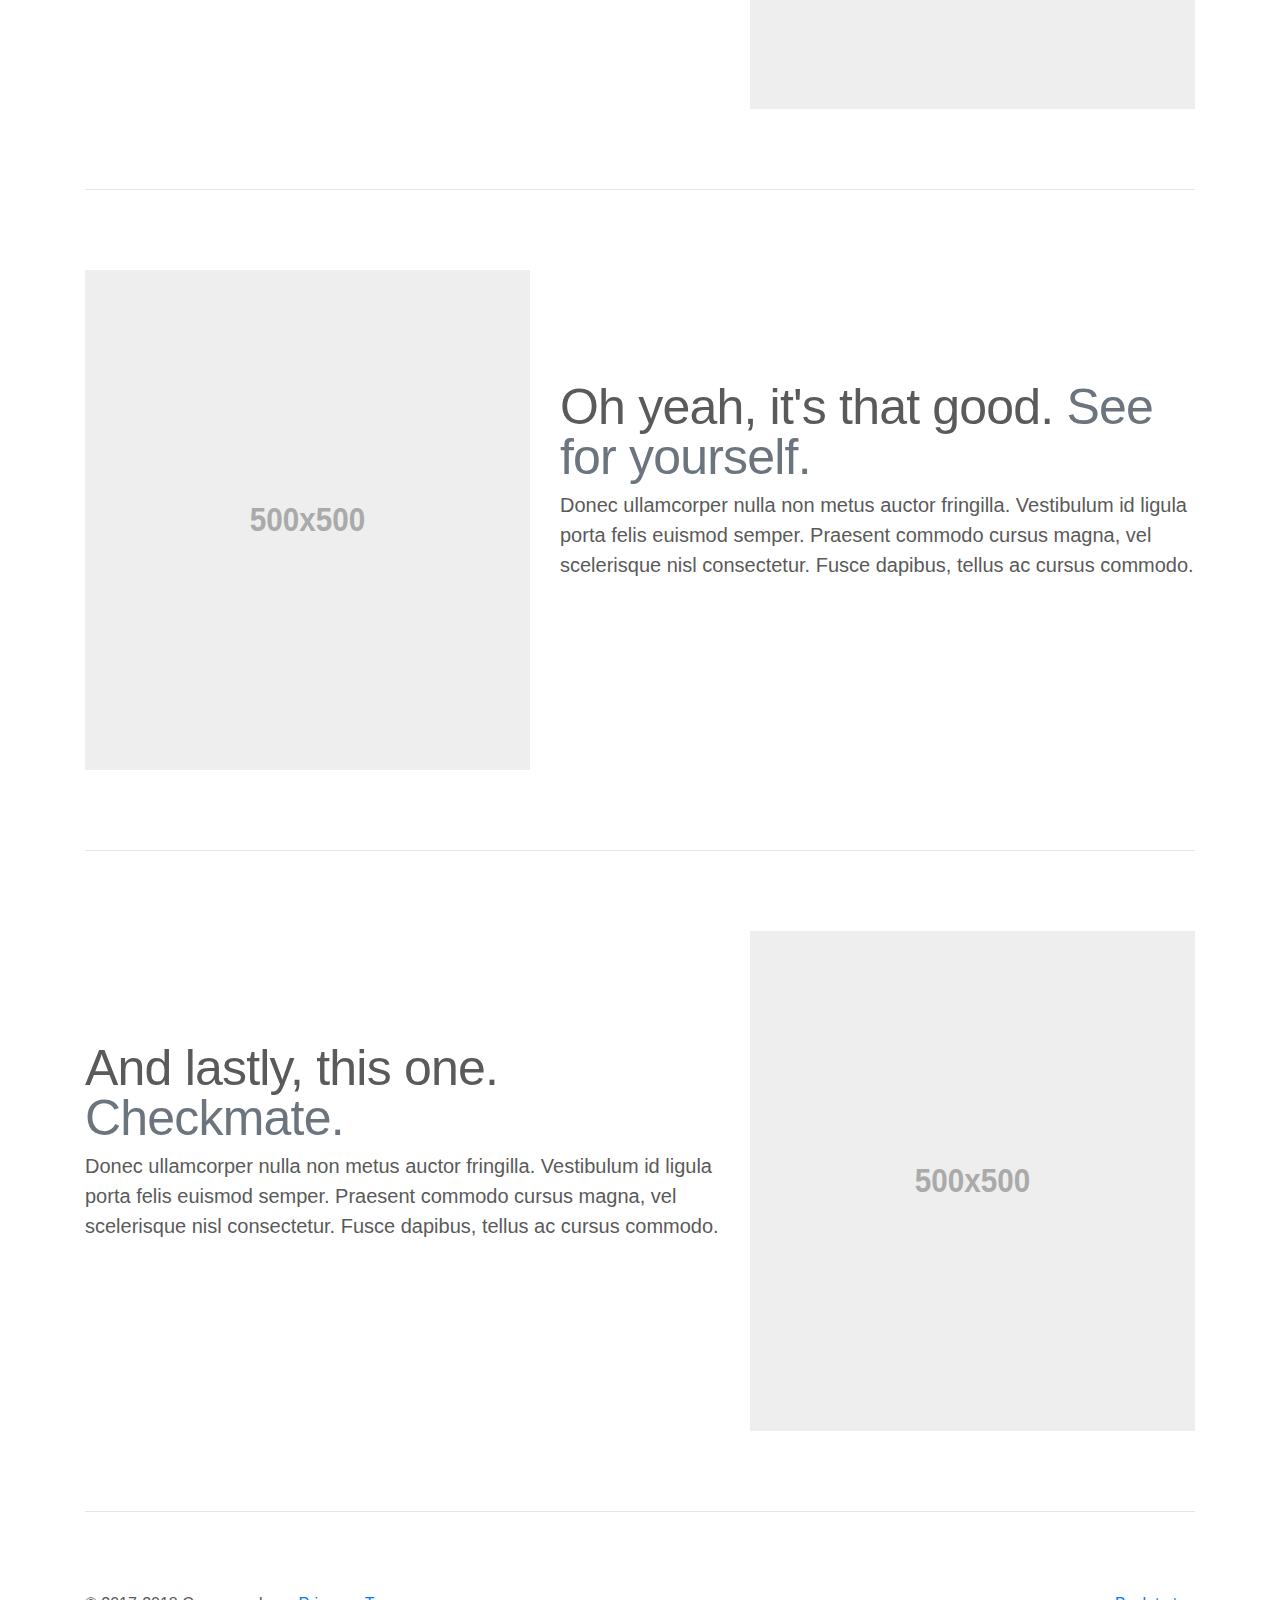
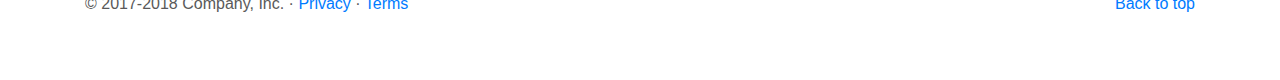
<file: Homework/bower/bower_components/bootstrap/docs/4.0/examples/carousel/index.html>
<!doctype html>
<html lang="en">
  <head>
    <meta charset="utf-8">
    <meta name="viewport" content="width=device-width, initial-scale=1, shrink-to-fit=no">
    <meta name="description" content="">
    <meta name="author" content="">
    <link rel="icon" href="../../../../favicon.ico">

    <title>Carousel Template for Bootstrap</title>

    <!-- Bootstrap core CSS -->
    <link href="../../../../dist/css/bootstrap.min.css" rel="stylesheet">

    <!-- Custom styles for this template -->
    <link href="carousel.css" rel="stylesheet">
  </head>
  <body>

    <header>
      <nav class="navbar navbar-expand-md navbar-dark fixed-top bg-dark">
        <a class="navbar-brand" href="#">Carousel</a>
        <button class="navbar-toggler" type="button" data-toggle="collapse" data-target="#navbarCollapse" aria-controls="navbarCollapse" aria-expanded="false" aria-label="Toggle navigation">
          <span class="navbar-toggler-icon"></span>
        </button>
        <div class="collapse navbar-collapse" id="navbarCollapse">
          <ul class="navbar-nav mr-auto">
            <li class="nav-item active">
              <a class="nav-link" href="#">Home <span class="sr-only">(current)</span></a>
            </li>
            <li class="nav-item">
              <a class="nav-link" href="#">Link</a>
            </li>
            <li class="nav-item">
              <a class="nav-link disabled" href="#">Disabled</a>
            </li>
          </ul>
          <form class="form-inline mt-2 mt-md-0">
            <input class="form-control mr-sm-2" type="text" placeholder="Search" aria-label="Search">
            <button class="btn btn-outline-success my-2 my-sm-0" type="submit">Search</button>
          </form>
        </div>
      </nav>
    </header>

    <main role="main">

      <div id="myCarousel" class="carousel slide" data-ride="carousel">
        <ol class="carousel-indicators">
          <li data-target="#myCarousel" data-slide-to="0" class="active"></li>
          <li data-target="#myCarousel" data-slide-to="1"></li>
          <li data-target="#myCarousel" data-slide-to="2"></li>
        </ol>
        <div class="carousel-inner">
          <div class="carousel-item active">
            <img class="first-slide" src="[data-uri]" alt="First slide">
            <div class="container">
              <div class="carousel-caption text-left">
                <h1>Example headline.</h1>
                <p>Cras justo odio, dapibus ac facilisis in, egestas eget quam. Donec id elit non mi porta gravida at eget metus. Nullam id dolor id nibh ultricies vehicula ut id elit.</p>
                <p><a class="btn btn-lg btn-primary" href="#" role="button">Sign up today</a></p>
              </div>
            </div>
          </div>
          <div class="carousel-item">
            <img class="second-slide" src="[data-uri]" alt="Second slide">
            <div class="container">
              <div class="carousel-caption">
                <h1>Another example headline.</h1>
                <p>Cras justo odio, dapibus ac facilisis in, egestas eget quam. Donec id elit non mi porta gravida at eget metus. Nullam id dolor id nibh ultricies vehicula ut id elit.</p>
                <p><a class="btn btn-lg btn-primary" href="#" role="button">Learn more</a></p>
              </div>
            </div>
          </div>
          <div class="carousel-item">
            <img class="third-slide" src="[data-uri]" alt="Third slide">
            <div class="container">
              <div class="carousel-caption text-right">
                <h1>One more for good measure.</h1>
                <p>Cras justo odio, dapibus ac facilisis in, egestas eget quam. Donec id elit non mi porta gravida at eget metus. Nullam id dolor id nibh ultricies vehicula ut id elit.</p>
                <p><a class="btn btn-lg btn-primary" href="#" role="button">Browse gallery</a></p>
              </div>
            </div>
          </div>
        </div>
        <a class="carousel-control-prev" href="#myCarousel" role="button" data-slide="prev">
          <span class="carousel-control-prev-icon" aria-hidden="true"></span>
          <span class="sr-only">Previous</span>
        </a>
        <a class="carousel-control-next" href="#myCarousel" role="button" data-slide="next">
          <span class="carousel-control-next-icon" aria-hidden="true"></span>
          <span class="sr-only">Next</span>
        </a>
      </div>


      <!-- Marketing messaging and featurettes
      ================================================== -->
      <!-- Wrap the rest of the page in another container to center all the content. -->

      <div class="container marketing">

        <!-- Three columns of text below the carousel -->
        <div class="row">
          <div class="col-lg-4">
            <img class="rounded-circle" src="[data-uri]" alt="Generic placeholder image" width="140" height="140">
            <h2>Heading</h2>
            <p>Donec sed odio dui. Etiam porta sem malesuada magna mollis euismod. Nullam id dolor id nibh ultricies vehicula ut id elit. Morbi leo risus, porta ac consectetur ac, vestibulum at eros. Praesent commodo cursus magna.</p>
            <p><a class="btn btn-secondary" href="#" role="button">View details &raquo;</a></p>
          </div><!-- /.col-lg-4 -->
          <div class="col-lg-4">
            <img class="rounded-circle" src="[data-uri]" alt="Generic placeholder image" width="140" height="140">
            <h2>Heading</h2>
            <p>Duis mollis, est non commodo luctus, nisi erat porttitor ligula, eget lacinia odio sem nec elit. Cras mattis consectetur purus sit amet fermentum. Fusce dapibus, tellus ac cursus commodo, tortor mauris condimentum nibh.</p>
            <p><a class="btn btn-secondary" href="#" role="button">View details &raquo;</a></p>
          </div><!-- /.col-lg-4 -->
          <div class="col-lg-4">
            <img class="rounded-circle" src="[data-uri]" alt="Generic placeholder image" width="140" height="140">
            <h2>Heading</h2>
            <p>Donec sed odio dui. Cras justo odio, dapibus ac facilisis in, egestas eget quam. Vestibulum id ligula porta felis euismod semper. Fusce dapibus, tellus ac cursus commodo, tortor mauris condimentum nibh, ut fermentum massa justo sit amet risus.</p>
            <p><a class="btn btn-secondary" href="#" role="button">View details &raquo;</a></p>
          </div><!-- /.col-lg-4 -->
        </div><!-- /.row -->


        <!-- START THE FEATURETTES -->

        <hr class="featurette-divider">

        <div class="row featurette">
          <div class="col-md-7">
            <h2 class="featurette-heading">First featurette heading. <span class="text-muted">It'll blow your mind.</span></h2>
            <p class="lead">Donec ullamcorper nulla non metus auctor fringilla. Vestibulum id ligula porta felis euismod semper. Praesent commodo cursus magna, vel scelerisque nisl consectetur. Fusce dapibus, tellus ac cursus commodo.</p>
          </div>
          <div class="col-md-5">
            <img class="featurette-image img-fluid mx-auto" data-src="holder.js/500x500/auto" alt="Generic placeholder image">
          </div>
        </div>

        <hr class="featurette-divider">

        <div class="row featurette">
          <div class="col-md-7 order-md-2">
            <h2 class="featurette-heading">Oh yeah, it's that good. <span class="text-muted">See for yourself.</span></h2>
            <p class="lead">Donec ullamcorper nulla non metus auctor fringilla. Vestibulum id ligula porta felis euismod semper. Praesent commodo cursus magna, vel scelerisque nisl consectetur. Fusce dapibus, tellus ac cursus commodo.</p>
          </div>
          <div class="col-md-5 order-md-1">
            <img class="featurette-image img-fluid mx-auto" data-src="holder.js/500x500/auto" alt="Generic placeholder image">
          </div>
        </div>

        <hr class="featurette-divider">

        <div class="row featurette">
          <div class="col-md-7">
            <h2 class="featurette-heading">And lastly, this one. <span class="text-muted">Checkmate.</span></h2>
            <p class="lead">Donec ullamcorper nulla non metus auctor fringilla. Vestibulum id ligula porta felis euismod semper. Praesent commodo cursus magna, vel scelerisque nisl consectetur. Fusce dapibus, tellus ac cursus commodo.</p>
          </div>
          <div class="col-md-5">
            <img class="featurette-image img-fluid mx-auto" data-src="holder.js/500x500/auto" alt="Generic placeholder image">
          </div>
        </div>

        <hr class="featurette-divider">

        <!-- /END THE FEATURETTES -->

      </div><!-- /.container -->


      <!-- FOOTER -->
      <footer class="container">
        <p class="float-right"><a href="#">Back to top</a></p>
        <p>&copy; 2017-2018 Company, Inc. &middot; <a href="#">Privacy</a> &middot; <a href="#">Terms</a></p>
      </footer>
    </main>

    <!-- Bootstrap core JavaScript
    ================================================== -->
    <!-- Placed at the end of the document so the pages load faster -->
    <script src="https://code.jquery.com/jquery-3.2.1.slim.min.js" integrity="sha384-KJ3o2DKtIkvYIK3UENzmM7KCkRr/rE9/Qpg6aAZGJwFDMVNA/GpGFF93hXpG5KkN" crossorigin="anonymous"></script>
    <script>window.jQuery || document.write('<script src="../../../../assets/js/vendor/jquery-slim.min.js"><\/script>')</script>
    <script src="../../../../assets/js/vendor/popper.min.js"></script>
    <script src="../../../../dist/js/bootstrap.min.js"></script>
    <!-- Just to make our placeholder images work. Don't actually copy the next line! -->
    <script src="../../../../assets/js/vendor/holder.min.js"></script>
  </body>
</html>
</file>
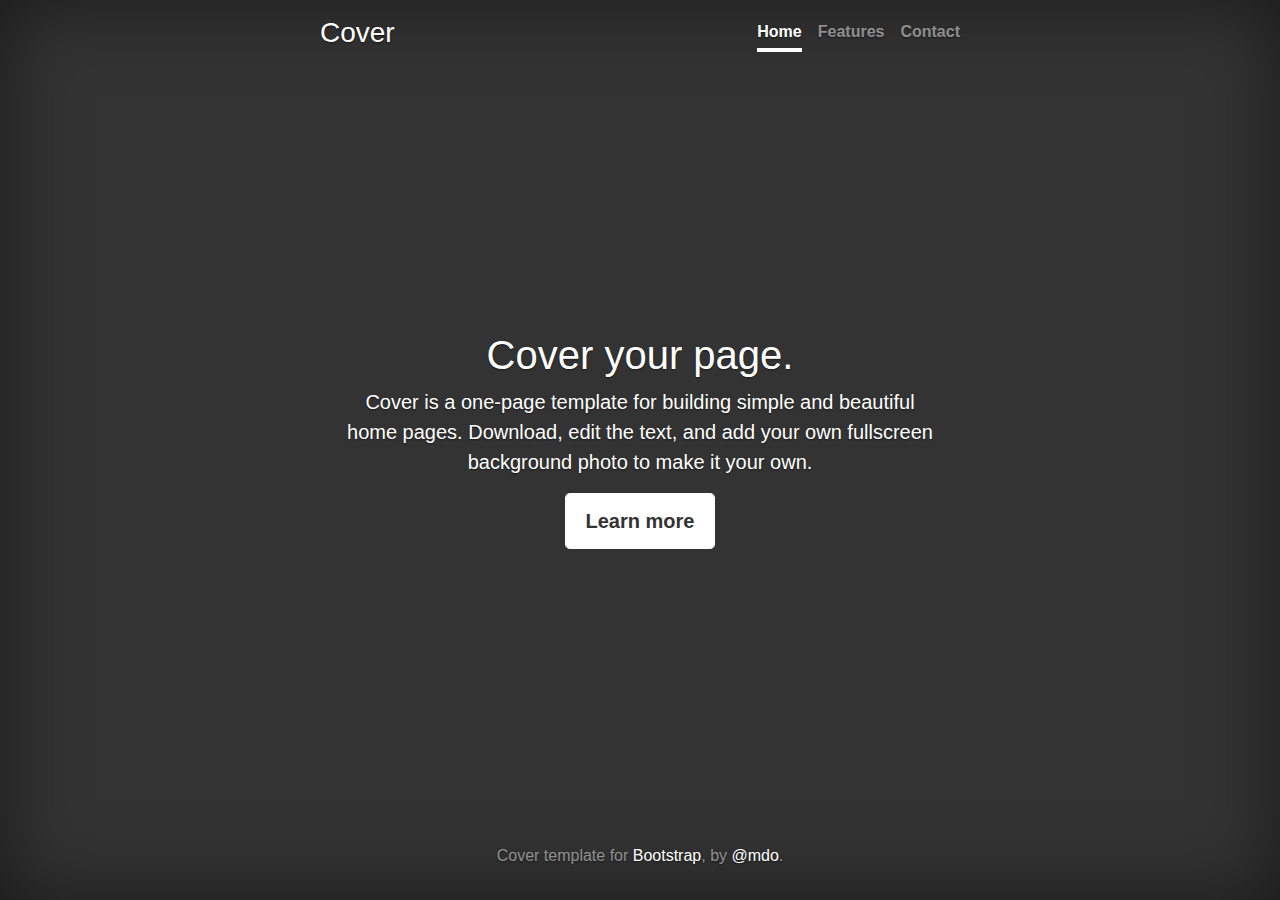
<file: Homework/bower/bower_components/bootstrap/docs/4.0/examples/cover/index.html>
<!doctype html>
<html lang="en">
  <head>
    <meta charset="utf-8">
    <meta name="viewport" content="width=device-width, initial-scale=1, shrink-to-fit=no">
    <meta name="description" content="">
    <meta name="author" content="">
    <link rel="icon" href="../../../../favicon.ico">

    <title>Cover Template for Bootstrap</title>

    <!-- Bootstrap core CSS -->
    <link href="../../../../dist/css/bootstrap.min.css" rel="stylesheet">

    <!-- Custom styles for this template -->
    <link href="cover.css" rel="stylesheet">
  </head>

  <body class="text-center">

    <div class="cover-container d-flex h-100 p-3 mx-auto flex-column">
      <header class="masthead mb-auto">
        <div class="inner">
          <h3 class="masthead-brand">Cover</h3>
          <nav class="nav nav-masthead justify-content-center">
            <a class="nav-link active" href="#">Home</a>
            <a class="nav-link" href="#">Features</a>
            <a class="nav-link" href="#">Contact</a>
          </nav>
        </div>
      </header>

      <main role="main" class="inner cover">
        <h1 class="cover-heading">Cover your page.</h1>
        <p class="lead">Cover is a one-page template for building simple and beautiful home pages. Download, edit the text, and add your own fullscreen background photo to make it your own.</p>
        <p class="lead">
          <a href="#" class="btn btn-lg btn-secondary">Learn more</a>
        </p>
      </main>

      <footer class="mastfoot mt-auto">
        <div class="inner">
          <p>Cover template for <a href="https://getbootstrap.com/">Bootstrap</a>, by <a href="https://twitter.com/mdo">@mdo</a>.</p>
        </div>
      </footer>
    </div>


    <!-- Bootstrap core JavaScript
    ================================================== -->
    <!-- Placed at the end of the document so the pages load faster -->
    <script src="https://code.jquery.com/jquery-3.2.1.slim.min.js" integrity="sha384-KJ3o2DKtIkvYIK3UENzmM7KCkRr/rE9/Qpg6aAZGJwFDMVNA/GpGFF93hXpG5KkN" crossorigin="anonymous"></script>
    <script>window.jQuery || document.write('<script src="../../../../assets/js/vendor/jquery-slim.min.js"><\/script>')</script>
    <script src="../../../../assets/js/vendor/popper.min.js"></script>
    <script src="../../../../dist/js/bootstrap.min.js"></script>
  </body>
</html>
</file>
<file: Homework/Animation/css/master.css>
@import url("https://fonts.googleapis.com/css?family=Dosis");
body {
  background-color: #fcf289; }

p {
  font-family: "Dosis", sans-serif;
  font-weight: 700; }

/*# sourceMappingURL=master.css.map */
</file>
<file: Homework/Flags/css/master.css>
/*
Initial Code Provided by
css-tricks.com/examples/ShapesOfCSS/
*/
@media only screen and (max-width: 640px) {
  body {
    background-color: white; } }

.flagcontainer {
  background-color: #ddd;
  width: 500px;
  height: 300px;
  margin: 5px;
  padding: 5px;
  /*Nepal Flag*/
  /*1:1 Flags*/
  /*8:11 Flags*/
  /*2:3 Flags*/
  /*10:19 Flags*/
  /*1:2 Flags*/
  /*11:28 Flags (a.k.a Qatar)*/ }
  .flagcontainer h2 {
    margin: 5px 0; }
  .flagcontainer .rel {
    position: relative; }
  .flagcontainer .one-one, .flagcontainer .eight-eleven, .flagcontainer .two-three, .flagcontainer .one-two, .flagcontainer .ten-nineteen, .flagcontainer .eleven-twentyeight {
    position: absolute; }
  .flagcontainer #nepal {
    width: 205px;
    height: 250px; }
    .flagcontainer #nepal #topblue .botleft-triangle {
      width: 0;
      height: 0;
      border-bottom: 128px solid darkblue;
      border-right: 205px solid transparent; }
    .flagcontainer #nepal #botblue {
      top: -75px; }
      .flagcontainer #nepal #botblue .botleft-triangle {
        width: 0;
        height: 0;
        border-bottom: 196px solid darkblue;
        border-right: 198px solid transparent; }
    .flagcontainer #nepal #topred {
      top: -310px;
      left: 7px; }
      .flagcontainer #nepal #topred .botleft-triangle {
        width: 0;
        height: 0;
        border-bottom: 107px solid red;
        border-right: 173px solid transparent; }
    .flagcontainer #nepal #botred {
      top: -361px;
      left: 7px; }
      .flagcontainer #nepal #botred .botleft-triangle {
        width: 0;
        height: 0;
        border-bottom: 171px solid red;
        border-right: 171px solid transparent; }
    .flagcontainer #nepal #nepal-small {
      top: -574px;
      left: 38px; }
      .flagcontainer #nepal #nepal-small .twelver {
        background: white;
        width: 26.4px;
        height: 26.4px;
        position: relative;
        text-align: center; }
      .flagcontainer #nepal #nepal-small .twelver:before, .flagcontainer #nepal #nepal-small .twelver:after {
        content: "";
        position: absolute;
        top: 0;
        left: 0;
        height: 26.4px;
        width: 26.4px;
        background: white; }
      .flagcontainer #nepal #nepal-small .twelver:before {
        -webkit-transform: rotate(30deg);
        -moz-transform: rotate(30deg);
        -ms-transform: rotate(30deg);
        -o-transform: rotate(30deg); }
      .flagcontainer #nepal #nepal-small .twelver:after {
        -webkit-transform: rotate(60deg);
        -moz-transform: rotate(60deg);
        -ms-transform: rotate(60deg);
        -o-transform: rotate(60deg); }
    .flagcontainer #nepal #nepal-large {
      top: -447.5px;
      left: 22.5px; }
      .flagcontainer #nepal #nepal-large .twelver {
        background: white;
        width: 53.6px;
        height: 53.6px;
        position: relative;
        text-align: center; }
      .flagcontainer #nepal #nepal-large .twelver:before, .flagcontainer #nepal #nepal-large .twelver:after {
        content: "";
        position: absolute;
        top: 0;
        left: 0;
        height: 53.6px;
        width: 53.6px;
        background: white; }
      .flagcontainer #nepal #nepal-large .twelver:before {
        -webkit-transform: rotate(30deg);
        -moz-transform: rotate(30deg);
        -ms-transform: rotate(30deg);
        -o-transform: rotate(30deg); }
      .flagcontainer #nepal #nepal-large .twelver:after {
        -webkit-transform: rotate(60deg);
        -moz-transform: rotate(60deg);
        -ms-transform: rotate(60deg);
        -o-transform: rotate(60deg); }
    .flagcontainer #nepal .crescent {
      width: 60px;
      height: 60px;
      border-radius: 50%;
      box-shadow: 11.25px 11.25px 0 0 white; }
    .flagcontainer #nepal .crescent {
      transform: rotate(45deg);
      top: -640px;
      left: 22px; }
  .flagcontainer .one-one {
    height: 250px;
    width: 250px; }
  .flagcontainer #switzerland {
    background-color: #fff;
    width: 150px;
    height: 50px;
    border: 100px solid red;
    border-width: 100px 50px; }
    .flagcontainer #switzerland .bar {
      background-color: #fff;
      width: 50px;
      height: 150px;
      top: -50px;
      left: 50px; }
  .flagcontainer .eight-eleven {
    width: 275px;
    height: 200px; }
  .flagcontainer #norway {
    background-color: red;
    overflow: hidden; }
    .flagcontainer #norway #nw-whitecross {
      left: 75px; }
      .flagcontainer #norway #nw-whitecross .cross {
        background: white;
        height: 200px;
        position: relative;
        width: 40px; }
      .flagcontainer #norway #nw-whitecross .cross:after {
        background: white;
        content: "";
        height: 40px;
        left: -140px;
        position: absolute;
        top: 80px;
        width: 350px; }
    .flagcontainer #norway #nw-bluecross {
      top: -202.5px;
      left: 85px; }
      .flagcontainer #norway #nw-bluecross .cross {
        background: navy;
        height: 230px;
        position: relative;
        width: 20px; }
      .flagcontainer #norway #nw-bluecross .cross:after {
        background: navy;
        content: "";
        height: 20px;
        left: -140px;
        position: absolute;
        top: 92px;
        width: 350px; }
  .flagcontainer .two-three {
    height: 200px;
    width: 300px; }
  .flagcontainer #djibouti {
    background-color: limegreen;
    height: 100px;
    border-top: 100px solid skyblue; }
    .flagcontainer #djibouti .triangle {
      width: 0;
      height: 0;
      border-top: 100px solid transparent;
      border-left: 160px solid white;
      border-bottom: 100px solid transparent; }
    .flagcontainer #djibouti .triangle {
      top: -100px; }
    .flagcontainer #djibouti .star {
      margin: 50px 0;
      position: relative;
      display: block;
      color: red;
      width: 0px;
      height: 0px;
      border-right: 30px solid transparent;
      border-bottom: 21px solid red;
      border-left: 30px solid transparent;
      -moz-transform: rotate(35deg);
      -webkit-transform: rotate(35deg);
      -ms-transform: rotate(35deg);
      -o-transform: rotate(35deg); }
    .flagcontainer #djibouti .star:before {
      border-bottom: 24px solid red;
      border-left: 9px solid transparent;
      border-right: 9px solid transparent;
      position: absolute;
      height: 0;
      width: 0;
      top: -13.5px;
      left: -19.5px;
      display: block;
      content: '';
      -webkit-transform: rotate(-35deg);
      -moz-transform: rotate(-35deg);
      -ms-transform: rotate(-35deg);
      -o-transform: rotate(-35deg); }
    .flagcontainer #djibouti .star:after {
      position: absolute;
      display: block;
      color: red;
      top: 0.9px;
      left: -31.5px;
      width: 0px;
      height: 0px;
      border-right: 30px solid transparent;
      border-bottom: 21px solid red;
      border-left: 30px solid transparent;
      -webkit-transform: rotate(-70deg);
      -moz-transform: rotate(-70deg);
      -ms-transform: rotate(-70deg);
      -o-transform: rotate(-70deg);
      content: ''; }
    .flagcontainer #djibouti .star {
      top: -260px;
      left: 30px; }
  .flagcontainer #pakistan {
    background-color: darkgreen;
    width: 233px;
    border-left: 67px solid white; }
  .flagcontainer .star {
    margin: 50px 0;
    position: relative;
    display: block;
    color: white;
    width: 0px;
    height: 0px;
    border-right: 15px solid transparent;
    border-bottom: 10.5px solid white;
    border-left: 15px solid transparent;
    -moz-transform: rotate(35deg);
    -webkit-transform: rotate(35deg);
    -ms-transform: rotate(35deg);
    -o-transform: rotate(35deg); }
  .flagcontainer .star:before {
    border-bottom: 12px solid white;
    border-left: 4.5px solid transparent;
    border-right: 4.5px solid transparent;
    position: absolute;
    height: 0;
    width: 0;
    top: -6.75px;
    left: -9.75px;
    display: block;
    content: '';
    -webkit-transform: rotate(-35deg);
    -moz-transform: rotate(-35deg);
    -ms-transform: rotate(-35deg);
    -o-transform: rotate(-35deg); }
  .flagcontainer .star:after {
    position: absolute;
    display: block;
    color: white;
    top: 0.45px;
    left: -15.75px;
    width: 0px;
    height: 0px;
    border-right: 15px solid transparent;
    border-bottom: 10.5px solid white;
    border-left: 15px solid transparent;
    -webkit-transform: rotate(-70deg);
    -moz-transform: rotate(-70deg);
    -ms-transform: rotate(-70deg);
    -o-transform: rotate(-70deg);
    content: ''; }
  .flagcontainer .star {
    top: 0px;
    left: 140px;
    transform: rotate(15deg); }
  .flagcontainer .crescent {
    width: 112px;
    height: 112px;
    border-radius: 50%;
    box-shadow: 21px 21px 0 0 white; }
  .flagcontainer .crescent {
    top: -90px;
    left: 80px;
    transform: rotate(90deg); }
  .flagcontainer #southafrica {
    background-color: darkblue;
    overflow: hidden; }
    .flagcontainer #southafrica .red {
      width: 300px;
      height: 100px; }
    .flagcontainer #southafrica #saf-white {
      position: relative;
      top: -110px; }
      .flagcontainer #southafrica #saf-white .triangle {
        width: 0;
        height: 0;
        border-top: 110px solid transparent;
        border-left: 176px solid white;
        border-bottom: 110px solid transparent; }
    .flagcontainer #southafrica #saf-green {
      position: relative;
      top: -320px; }
      .flagcontainer #southafrica #saf-green .triangle {
        width: 0;
        height: 0;
        border-top: 100px solid transparent;
        border-left: 160px solid green;
        border-bottom: 100px solid transparent; }
    .flagcontainer #southafrica #saf-gold {
      position: relative;
      top: -495px; }
      .flagcontainer #southafrica #saf-gold .triangle {
        width: 0;
        height: 0;
        border-top: 75px solid transparent;
        border-left: 120px solid gold;
        border-bottom: 75px solid transparent; }
    .flagcontainer #southafrica #saf-black {
      position: relative;
      top: -635px; }
      .flagcontainer #southafrica #saf-black .triangle {
        width: 0;
        height: 0;
        border-top: 65px solid transparent;
        border-left: 104px solid black;
        border-bottom: 65px solid transparent; }
    .flagcontainer #southafrica .bar {
      background-color: green;
      width: 165px;
      height: 32px;
      border-top: 9px solid white;
      border-bottom: 9px solid white;
      top: -725px;
      left: 135px; }
  .flagcontainer #car {
    background-color: limegreen;
    height: 100px;
    border-top: 50px solid darkblue;
    border-bottom: 50px solid gold; }
    .flagcontainer #car:before {
      content: " ";
      display: inline-block;
      background-color: white;
      height: 50px;
      width: 300px; }
    .flagcontainer #car .star {
      margin: 50px 0;
      position: relative;
      display: block;
      color: gold;
      width: 0px;
      height: 0px;
      border-right: 20px solid transparent;
      border-bottom: 14px solid gold;
      border-left: 20px solid transparent;
      -moz-transform: rotate(35deg);
      -webkit-transform: rotate(35deg);
      -ms-transform: rotate(35deg);
      -o-transform: rotate(35deg); }
    .flagcontainer #car .star:before {
      border-bottom: 16px solid gold;
      border-left: 6px solid transparent;
      border-right: 6px solid transparent;
      position: absolute;
      height: 0;
      width: 0;
      top: -9px;
      left: -13px;
      display: block;
      content: '';
      -webkit-transform: rotate(-35deg);
      -moz-transform: rotate(-35deg);
      -ms-transform: rotate(-35deg);
      -o-transform: rotate(-35deg); }
    .flagcontainer #car .star:after {
      position: absolute;
      display: block;
      color: gold;
      top: 0.6px;
      left: -21px;
      width: 0px;
      height: 0px;
      border-right: 20px solid transparent;
      border-bottom: 14px solid gold;
      border-left: 20px solid transparent;
      -webkit-transform: rotate(-70deg);
      -moz-transform: rotate(-70deg);
      -ms-transform: rotate(-70deg);
      -o-transform: rotate(-70deg);
      content: ''; }
    .flagcontainer #car .star {
      top: -135px;
      left: 20px; }
    .flagcontainer #car .bar {
      background-color: red;
      width: 50px;
      height: 200px;
      top: -218px;
      left: 125px; }
  .flagcontainer #greece {
    background-color: blue;
    height: 155.56px;
    border-top: 22.22px solid blue;
    border-bottom: 22.22px solid blue; }
    .flagcontainer #greece:before {
      content: " ";
      display: inline-block;
      background-color: blue;
      height: 22.22px;
      width: 300px;
      border-top: 22.22px solid white;
      border-bottom: 22.22px solid white; }
    .flagcontainer #greece:after {
      content: " ";
      display: inline-block;
      position: relative;
      top: -204px;
      background-color: blue;
      height: 22.22px;
      width: 300px;
      border-top: 22.22px solid white;
      border-bottom: 22.22px solid white; }
    .flagcontainer #greece .square {
      height: 22.22px;
      width: 111.1px;
      border-top: 44.44px solid blue;
      border-bottom: 44.44px solid blue;
      background-color: white;
      top: -93px; }
    .flagcontainer #greece .bar {
      height: 111.1px;
      width: 22.22px;
      background-color: white;
      left: 44.44px;
      top: -204px; }
  .flagcontainer #rok {
    background-color: white; }
    .flagcontainer #rok .yinyang {
      width: 120px;
      height: 60px;
      background: red;
      border-color: blue;
      border-style: solid;
      border-width: 0px 0px 50px 0px;
      border-radius: 100%;
      position: relative; }
    .flagcontainer #rok .yinyang:before {
      content: "";
      position: absolute;
      top: 50%;
      left: 50%;
      background: blue;
      border: 22.5px solid blue;
      border-radius: 100%;
      width: 15px;
      height: 7.5px; }
    .flagcontainer #rok .yinyang:after {
      content: "";
      position: absolute;
      top: 50%;
      left: 0%;
      background: red;
      border: 22.5px solid red;
      border-radius: 100%;
      width: 15px;
      height: 7.5px; }
    .flagcontainer #rok .yinyang {
      transform: rotate(15deg);
      top: 48px;
      left: 80px; }
    .flagcontainer #rok .rokbars {
      background-color: black;
      width: 45px;
      height: 10px;
      border-top: 10px solid black;
      border-bottom: 10px solid black; }
      .flagcontainer #rok .rokbars .bar {
        background-color: white;
        width: 5px; }
      .flagcontainer #rok .rokbars:before {
        content: " ";
        display: inline-block;
        position: relative;
        background-color: white;
        width: 45px;
        height: 5px; }
      .flagcontainer #rok .rokbars:after {
        content: " ";
        display: inline-block;
        position: relative;
        background-color: white;
        width: 45px;
        height: 5px;
        top: -70px; }
    .flagcontainer #rok #rok-topleft {
      top: -85px;
      left: 50px;
      transform: rotate(130deg); }
      .flagcontainer #rok #rok-topleft:after {
        top: -30px; }
    .flagcontainer #rok #rok-topright {
      top: -115px;
      left: 190px;
      transform: rotate(40deg); }
      .flagcontainer #rok #rok-topright .one {
        height: 20px;
        left: 20px;
        top: -40px; }
      .flagcontainer #rok #rok-topright .two {
        height: 20px;
        left: 20px;
        top: -25px; }
    .flagcontainer #rok #rok-bottomleft {
      top: -20px;
      left: 50px;
      transform: rotate(40deg); }
      .flagcontainer #rok #rok-bottomleft .three {
        height: 10px;
        left: 20px;
        top: -18px; }
      .flagcontainer #rok #rok-bottomleft:after {
        top: -40px; }
    .flagcontainer #rok #rok-bottomright {
      top: -50px;
      left: 190px;
      transform: rotate(130deg); }
      .flagcontainer #rok #rok-bottomright .four {
        height: 40px;
        left: 20px;
        top: -30px; }
  .flagcontainer #greenland {
    background-color: darkred; }
    .flagcontainer #greenland:before {
      content: " ";
      display: inline-block;
      background-color: white;
      height: 100px;
      width: 300px; }
    .flagcontainer #greenland .halfcircle1 {
      position: relative;
      width: 0px;
      height: 0px;
      top: -75px;
      left: 40px;
      border-right: 75px solid transparent;
      border-top: 75px solid transparent;
      border-left: 75px solid darkred;
      border-bottom: 75px solid darkred;
      border-top-left-radius: 75px;
      border-top-right-radius: 75px;
      border-bottom-left-radius: 75px;
      border-bottom-right-radius: 75px;
      transform: rotate(135deg); }
    .flagcontainer #greenland .halfcircle2 {
      position: relative;
      width: 0px;
      height: 0px;
      top: -229px;
      left: 40px;
      border-right: 75px solid transparent;
      border-top: 75px solid transparent;
      border-left: 75px solid white;
      border-bottom: 75px solid white;
      border-top-left-radius: 75px;
      border-top-right-radius: 75px;
      border-bottom-left-radius: 75px;
      border-bottom-right-radius: 75px;
      transform: rotate(-45deg); }
  .flagcontainer #bhutan {
    width: 0;
    height: 0;
    background-color: darkorange;
    border-top: 200px solid gold;
    border-right: 300px solid transparent; }
    .flagcontainer #bhutan .emblem {
      width: 300px;
      height: 200px;
      top: -200px;
      background-image: url("../images/bhutan_dragon.svg");
      background-repeat: no-repeat;
      background-size: 250px;
      background-position: center; }
  .flagcontainer #sv-g {
    height: 200px;
    width: 150px;
    background-color: gold;
    border-left: 75px solid blue;
    border-right: 75px solid green; }
    .flagcontainer #sv-g .diamond {
      width: 0;
      height: 0;
      border: 20px solid transparent;
      border-bottom: 28px solid green;
      position: relative;
      top: -20px; }
    .flagcontainer #sv-g .diamond:after {
      content: '';
      position: absolute;
      left: -20px;
      top: 28px;
      width: 0;
      height: 0;
      border: 20px solid transparent;
      border-top: 28px solid green; }
    .flagcontainer #sv-g .d1 {
      left: 27.5px;
      top: 70px; }
    .flagcontainer #sv-g .d2 {
      left: 52.5px;
      top: 55px; }
    .flagcontainer #sv-g .d3 {
      left: 77.5px;
      top: -25px; }
  .flagcontainer .ten-nineteen {
    height: 200px;
    width: 380px; }
  .flagcontainer #usa {
    background-color: crimson;
    height: 169.2px;
    border-top: 15.4px solid crimson;
    border-bottom: 15.4px solid crimson; }
    .flagcontainer #usa:before, .flagcontainer #usa:after {
      content: " ";
      display: inline-block;
      background-color: crimson;
      position: relative;
      width: 380px;
      height: 15.4px;
      border-top: 15.4px solid white;
      border-bottom: 15.4px solid white; }
    .flagcontainer #usa:after {
      top: -126.6px; }
    .flagcontainer #usa .bar {
      width: 380px;
      background-color: crimson;
      height: 15.4px;
      border-top: 15.4px solid white;
      border-bottom: 15.4px solid white;
      top: 12px; }
    .flagcontainer #usa .usa-stars {
      height: 154px;
      width: 154px;
      background-image: url("../images/usa_stars.svg");
      background-size: 153px;
      background-repeat: no-repeat;
      top: -111.5px; }
  .flagcontainer .one-two {
    height: 200px;
    width: 400px; }
  .flagcontainer #seychelles {
    width: 400px;
    height: 200px;
    background-color: red;
    overflow: hidden; }
    .flagcontainer #seychelles .bar {
      height: 150px;
      width: 440px; }
    .flagcontainer #seychelles .white {
      background-color: white;
      top: 125px;
      left: 10px;
      transform: rotate(-19deg); }
    .flagcontainer #seychelles .green {
      background-color: green;
      top: 12.5px;
      transform: rotate(-10deg); }
    .flagcontainer #seychelles .gold {
      background-color: gold;
      top: -362px;
      left: -82px;
      transform: rotate(-35deg); }
    .flagcontainer #seychelles .blue {
      background-color: blue;
      top: -553px;
      left: -175px;
      transform: rotate(-60deg); }
  .flagcontainer #kuwait {
    background-color: darkred; }
    .flagcontainer #kuwait:before {
      content: " ";
      display: inline-block;
      background-color: green;
      height: 66.67px;
      border-bottom: 66.67px solid white;
      width: 400px; }
    .flagcontainer #kuwait .trapezoid {
      border-bottom: 100px solid black;
      border-left: 66.665px solid transparent;
      border-right: 66.665px solid transparent;
      height: 0;
      width: 66.67px; }
    .flagcontainer #kuwait .trapezoid {
      transform: rotate(90deg);
      top: -86.67px;
      left: -50px; }
  .flagcontainer #dprk {
    background-color: red;
    width: 400px;
    height: 136px;
    border-top: 32px solid navy;
    border-bottom: 32px solid navy; }
    .flagcontainer #dprk:before, .flagcontainer #dprk:after {
      content: " ";
      display: inline-block;
      width: 400px;
      height: 5px;
      background-color: white;
      position: relative;
      top: -9px; }
    .flagcontainer #dprk:after {
      top: -127px; }
    .flagcontainer #dprk .circle {
      width: 100px;
      height: 100px;
      background: white;
      -moz-border-radius: 50px;
      -webkit-border-radius: 50px;
      border-radius: 50px; }
    .flagcontainer #dprk .circle {
      left: 66.67px; }
    .flagcontainer #dprk .star {
      margin: 50px 0;
      position: relative;
      display: block;
      color: red;
      width: 0px;
      height: 0px;
      border-right: 45px solid transparent;
      border-bottom: 31.5px solid red;
      border-left: 45px solid transparent;
      -moz-transform: rotate(35deg);
      -webkit-transform: rotate(35deg);
      -ms-transform: rotate(35deg);
      -o-transform: rotate(35deg); }
    .flagcontainer #dprk .star:before {
      border-bottom: 36px solid red;
      border-left: 13.5px solid transparent;
      border-right: 13.5px solid transparent;
      position: absolute;
      height: 0;
      width: 0;
      top: -20.25px;
      left: -29.25px;
      display: block;
      content: '';
      -webkit-transform: rotate(-35deg);
      -moz-transform: rotate(-35deg);
      -ms-transform: rotate(-35deg);
      -o-transform: rotate(-35deg); }
    .flagcontainer #dprk .star:after {
      position: absolute;
      display: block;
      color: red;
      top: 1.35px;
      left: -47.25px;
      width: 0px;
      height: 0px;
      border-right: 45px solid transparent;
      border-bottom: 31.5px solid red;
      border-left: 45px solid transparent;
      -webkit-transform: rotate(-70deg);
      -moz-transform: rotate(-70deg);
      -ms-transform: rotate(-70deg);
      -o-transform: rotate(-70deg);
      content: ''; }
    .flagcontainer #dprk .star {
      top: -119px;
      left: 73px; }
  .flagcontainer #angloind {
    background-color: green;
    overflow: hidden; }
    .flagcontainer #angloind:before {
      content: " ";
      display: inline-block;
      width: 400px;
      height: 100px;
      background-color: orange; }
    .flagcontainer #angloind .bar {
      height: 7px;
      width: 225px;
      border-top: 18px solid white;
      border-bottom: 3px solid white;
      margin-bottom: 1px; }
    .flagcontainer #angloind .one {
      top: -74px;
      left: -17px;
      transform: rotate(27deg); }
    .flagcontainer #angloind .two {
      top: -96px;
      left: 197px;
      transform: rotate(153deg); }
    .flagcontainer #angloind .three {
      top: -18px;
      left: 197px;
      transform: rotate(207deg); }
    .flagcontainer #angloind .four {
      top: -53px;
      left: -17px;
      transform: rotate(335deg); }
    .flagcontainer #angloind #angloind-whitecross {
      top: -220px;
      left: 184px; }
      .flagcontainer #angloind #angloind-whitecross .cross {
        background: white;
        height: 202px;
        position: relative;
        width: 42px; }
      .flagcontainer #angloind #angloind-whitecross .cross:after {
        background: white;
        content: "";
        height: 42px;
        left: -188px;
        position: absolute;
        top: 80.8px;
        width: 470px; }
    .flagcontainer #angloind #angloind-redcross {
      top: -422px;
      left: 192px; }
      .flagcontainer #angloind #angloind-redcross .cross {
        background: crimson;
        height: 222px;
        position: relative;
        width: 26px; }
      .flagcontainer #angloind #angloind-redcross .cross:after {
        background: crimson;
        content: "";
        height: 26px;
        left: -196px;
        position: absolute;
        top: 88.8px;
        width: 490px; }
    .flagcontainer #angloind .emblem {
      height: 38px;
      width: 38px;
      background-image: url("../images/ashoka_chakra.png");
      background-size: 38px;
      background-repeat: no-repeat;
      background-position: center;
      top: -561px;
      left: 186px; }
  .flagcontainer .eleven-twentyeight {
    height: 198px;
    width: 336px;
    background-color: #8a1538; }
  .flagcontainer #qatar {
    border-left: 168px solid white;
    overflow: hidden; }
    .flagcontainer #qatar .diamond {
      width: 0;
      height: 0;
      border: 37.5px solid transparent;
      border-bottom: 11.13px solid white;
      position: relative;
      top: -37.5px; }
    .flagcontainer #qatar .diamond:after {
      content: '';
      position: absolute;
      left: -37.5px;
      top: 11.13px;
      width: 0;
      height: 0;
      border: 37.5px solid transparent;
      border-top: 11.13px solid white; }
    .flagcontainer #qatar .diamond {
      left: -37px;
      margin-top: 10.9px;
      border-top: 0;
      top: -11px; }
  .flagcontainer .red {
    background-color: #ff0000; }

/*# sourceMappingURL=master.css.map */
</file>
<file: Homework/bower/bower_components/bootstrap/docs/4.0/examples/album/album.css>
:root {
  --jumbotron-padding-y: 3rem;
}

.jumbotron {
  padding-top: var(--jumbotron-padding-y);
  padding-bottom: var(--jumbotron-padding-y);
  margin-bottom: 0;
  background-color: #fff;
}
@media (min-width: 768px) {
  .jumbotron {
    padding-top: calc(var(--jumbotron-padding-y) * 2);
    padding-bottom: calc(var(--jumbotron-padding-y) * 2);
  }
}

.jumbotron p:last-child {
  margin-bottom: 0;
}

.jumbotron-heading {
  font-weight: 300;
}

.jumbotron .container {
  max-width: 40rem;
}

footer {
  padding-top: 3rem;
  padding-bottom: 3rem;
}

footer p {
  margin-bottom: .25rem;
}

.box-shadow { box-shadow: 0 .25rem .75rem rgba(0, 0, 0, .05); }
</file>
<file: Homework/bower/bower_components/bootstrap/docs/4.0/examples/blog/blog.css>
/* stylelint-disable selector-list-comma-newline-after */

.blog-header {
  line-height: 1;
  border-bottom: 1px solid #e5e5e5;
}

.blog-header-logo {
  font-family: "Playfair Display", Georgia, "Times New Roman", serif;
  font-size: 2.25rem;
}

.blog-header-logo:hover {
  text-decoration: none;
}

h1, h2, h3, h4, h5, h6 {
  font-family: "Playfair Display", Georgia, "Times New Roman", serif;
}

.display-4 {
  font-size: 2.5rem;
}
@media (min-width: 768px) {
  .display-4 {
    font-size: 3rem;
  }
}

.nav-scroller {
  position: relative;
  z-index: 2;
  height: 2.75rem;
  overflow-y: hidden;
}

.nav-scroller .nav {
  display: -webkit-box;
  display: -ms-flexbox;
  display: flex;
  -ms-flex-wrap: nowrap;
  flex-wrap: nowrap;
  padding-bottom: 1rem;
  margin-top: -1px;
  overflow-x: auto;
  text-align: center;
  white-space: nowrap;
  -webkit-overflow-scrolling: touch;
}

.nav-scroller .nav-link {
  padding-top: .75rem;
  padding-bottom: .75rem;
  font-size: .875rem;
}

.card-img-right {
  height: 100%;
  border-radius: 0 3px 3px 0;
}

.flex-auto {
  -ms-flex: 0 0 auto;
  -webkit-box-flex: 0;
  flex: 0 0 auto;
}

.h-250 { height: 250px; }
@media (min-width: 768px) {
  .h-md-250 { height: 250px; }
}

.border-top { border-top: 1px solid #e5e5e5; }
.border-bottom { border-bottom: 1px solid #e5e5e5; }

.box-shadow { box-shadow: 0 .25rem .75rem rgba(0, 0, 0, .05); }

/*
 * Blog name and description
 */
.blog-title {
  margin-bottom: 0;
  font-size: 2rem;
  font-weight: 400;
}
.blog-description {
  font-size: 1.1rem;
  color: #999;
}

@media (min-width: 40em) {
  .blog-title {
    font-size: 3.5rem;
  }
}

/* Pagination */
.blog-pagination {
  margin-bottom: 4rem;
}
.blog-pagination > .btn {
  border-radius: 2rem;
}

/*
 * Blog posts
 */
.blog-post {
  margin-bottom: 4rem;
}
.blog-post-title {
  margin-bottom: .25rem;
  font-size: 2.5rem;
}
.blog-post-meta {
  margin-bottom: 1.25rem;
  color: #999;
}

/*
 * Footer
 */
.blog-footer {
  padding: 2.5rem 0;
  color: #999;
  text-align: center;
  background-color: #f9f9f9;
  border-top: .05rem solid #e5e5e5;
}
.blog-footer p:last-child {
  margin-bottom: 0;
}
</file>
<file: Homework/bower/bower_components/bootstrap/docs/4.0/examples/carousel/carousel.css>
/* GLOBAL STYLES
-------------------------------------------------- */
/* Padding below the footer and lighter body text */

body {
  padding-top: 3rem;
  padding-bottom: 3rem;
  color: #5a5a5a;
}


/* CUSTOMIZE THE CAROUSEL
-------------------------------------------------- */

/* Carousel base class */
.carousel {
  margin-bottom: 4rem;
}
/* Since positioning the image, we need to help out the caption */
.carousel-caption {
  bottom: 3rem;
  z-index: 10;
}

/* Declare heights because of positioning of img element */
.carousel-item {
  height: 32rem;
  background-color: #777;
}
.carousel-item > img {
  position: absolute;
  top: 0;
  left: 0;
  min-width: 100%;
  height: 32rem;
}


/* MARKETING CONTENT
-------------------------------------------------- */

/* Center align the text within the three columns below the carousel */
.marketing .col-lg-4 {
  margin-bottom: 1.5rem;
  text-align: center;
}
.marketing h2 {
  font-weight: 400;
}
.marketing .col-lg-4 p {
  margin-right: .75rem;
  margin-left: .75rem;
}


/* Featurettes
------------------------- */

.featurette-divider {
  margin: 5rem 0; /* Space out the Bootstrap <hr> more */
}

/* Thin out the marketing headings */
.featurette-heading {
  font-weight: 300;
  line-height: 1;
  letter-spacing: -.05rem;
}


/* RESPONSIVE CSS
-------------------------------------------------- */

@media (min-width: 40em) {
  /* Bump up size of carousel content */
  .carousel-caption p {
    margin-bottom: 1.25rem;
    font-size: 1.25rem;
    line-height: 1.4;
  }

  .featurette-heading {
    font-size: 50px;
  }
}

@media (min-width: 62em) {
  .featurette-heading {
    margin-top: 7rem;
  }
}
</file>
<file: Homework/bower/bower_components/bootstrap/docs/4.0/examples/cover/cover.css>
/*
 * Globals
 */

/* Links */
a,
a:focus,
a:hover {
  color: #fff;
}

/* Custom default button */
.btn-secondary,
.btn-secondary:hover,
.btn-secondary:focus {
  color: #333;
  text-shadow: none; /* Prevent inheritance from `body` */
  background-color: #fff;
  border: .05rem solid #fff;
}


/*
 * Base structure
 */

html,
body {
  height: 100%;
  background-color: #333;
}

body {
  display: -ms-flexbox;
  display: -webkit-box;
  display: flex;
  -ms-flex-pack: center;
  -webkit-box-pack: center;
  justify-content: center;
  color: #fff;
  text-shadow: 0 .05rem .1rem rgba(0, 0, 0, .5);
  box-shadow: inset 0 0 5rem rgba(0, 0, 0, .5);
}

.cover-container {
  max-width: 42em;
}


/*
 * Header
 */
.masthead {
  margin-bottom: 2rem;
}

.masthead-brand {
  margin-bottom: 0;
}

.nav-masthead .nav-link {
  padding: .25rem 0;
  font-weight: 700;
  color: rgba(255, 255, 255, .5);
  background-color: transparent;
  border-bottom: .25rem solid transparent;
}

.nav-masthead .nav-link:hover,
.nav-masthead .nav-link:focus {
  border-bottom-color: rgba(255, 255, 255, .25);
}

.nav-masthead .nav-link + .nav-link {
  margin-left: 1rem;
}

.nav-masthead .active {
  color: #fff;
  border-bottom-color: #fff;
}

@media (min-width: 48em) {
  .masthead-brand {
    float: left;
  }
  .nav-masthead {
    float: right;
  }
}


/*
 * Cover
 */
.cover {
  padding: 0 1.5rem;
}
.cover .btn-lg {
  padding: .75rem 1.25rem;
  font-weight: 700;
}


/*
 * Footer
 */
.mastfoot {
  color: rgba(255, 255, 255, .5);
}
</file>
<file: Homework/bower/bower_components/bootstrap/js/tests/vendor/qunit.css>
/*!
 * QUnit 2.4.1
 * https://qunitjs.com/
 *
 * Copyright jQuery Foundation and other contributors
 * Released under the MIT license
 * https://jquery.org/license
 *
 * Date: 2017-10-22T05:12Z
 */

/** Font Family and Sizes */

#qunit-tests, #qunit-header, #qunit-banner, #qunit-testrunner-toolbar, #qunit-filteredTest, #qunit-userAgent, #qunit-testresult {
	font-family: "Helvetica Neue Light", "HelveticaNeue-Light", "Helvetica Neue", Calibri, Helvetica, Arial, sans-serif;
}

#qunit-testrunner-toolbar, #qunit-filteredTest, #qunit-userAgent, #qunit-testresult, #qunit-tests li { font-size: small; }
#qunit-tests { font-size: smaller; }


/** Resets */

#qunit-tests, #qunit-header, #qunit-banner, #qunit-filteredTest, #qunit-userAgent, #qunit-testresult, #qunit-modulefilter {
	margin: 0;
	padding: 0;
}


/** Header (excluding toolbar) */

#qunit-header {
	padding: 0.5em 0 0.5em 1em;

	color: #8699A4;
	background-color: #0D3349;

	font-size: 1.5em;
	line-height: 1em;
	font-weight: 400;

	border-radius: 5px 5px 0 0;
}

#qunit-header a {
	text-decoration: none;
	color: #C2CCD1;
}

#qunit-header a:hover,
#qunit-header a:focus {
	color: #FFF;
}

#qunit-banner {
	height: 5px;
}

#qunit-filteredTest {
	padding: 0.5em 1em 0.5em 1em;
	color: #366097;
	background-color: #F4FF77;
}

#qunit-userAgent {
	padding: 0.5em 1em 0.5em 1em;
	color: #FFF;
	background-color: #2B81AF;
	text-shadow: rgba(0, 0, 0, 0.5) 2px 2px 1px;
}


/** Toolbar */

#qunit-testrunner-toolbar {
	padding: 0.5em 1em 0.5em 1em;
	color: #5E740B;
	background-color: #EEE;
}

#qunit-testrunner-toolbar .clearfix {
	height: 0;
	clear: both;
}

#qunit-testrunner-toolbar label {
	display: inline-block;
}

#qunit-testrunner-toolbar input[type=checkbox],
#qunit-testrunner-toolbar input[type=radio] {
	margin: 3px;
	vertical-align: -2px;
}

#qunit-testrunner-toolbar input[type=text] {
	box-sizing: border-box;
	height: 1.6em;
}

.qunit-url-config,
.qunit-filter,
#qunit-modulefilter {
	display: inline-block;
	line-height: 2.1em;
}

.qunit-filter,
#qunit-modulefilter {
	float: right;
	position: relative;
	margin-left: 1em;
}

.qunit-url-config label {
	margin-right: 0.5em;
}

#qunit-modulefilter-search {
	box-sizing: border-box;
	width: 400px;
}

#qunit-modulefilter-search-container:after {
	position: absolute;
	right: 0.3em;
	content: "\25bc";
	color: black;
}

#qunit-modulefilter-dropdown {
	/* align with #qunit-modulefilter-search */
	box-sizing: border-box;
	width: 400px;
	position: absolute;
	right: 0;
	top: 50%;
	margin-top: 0.8em;

	border: 1px solid #D3D3D3;
	border-top: none;
	border-radius: 0 0 .25em .25em;
	color: #000;
	background-color: #F5F5F5;
	z-index: 99;
}

#qunit-modulefilter-dropdown a {
	color: inherit;
	text-decoration: none;
}

#qunit-modulefilter-dropdown .clickable.checked {
	font-weight: bold;
	color: #000;
	background-color: #D2E0E6;
}

#qunit-modulefilter-dropdown .clickable:hover {
	color: #FFF;
	background-color: #0D3349;
}

#qunit-modulefilter-actions {
	display: block;
	overflow: auto;

	/* align with #qunit-modulefilter-dropdown-list */
	font: smaller/1.5em sans-serif;
}

#qunit-modulefilter-dropdown #qunit-modulefilter-actions > * {
	box-sizing: border-box;
	max-height: 2.8em;
	display: block;
	padding: 0.4em;
}

#qunit-modulefilter-dropdown #qunit-modulefilter-actions > button {
	float: right;
	font: inherit;
}

#qunit-modulefilter-dropdown #qunit-modulefilter-actions > :last-child {
	/* insert padding to align with checkbox margins */
	padding-left: 3px;
}

#qunit-modulefilter-dropdown-list {
	max-height: 200px;
	overflow-y: auto;
	margin: 0;
	border-top: 2px groove threedhighlight;
	padding: 0.4em 0 0;
	font: smaller/1.5em sans-serif;
}

#qunit-modulefilter-dropdown-list li {
	white-space: nowrap;
	overflow: hidden;
	text-overflow: ellipsis;
}

#qunit-modulefilter-dropdown-list .clickable {
	display: block;
	padding-left: 0.15em;
}


/** Tests: Pass/Fail */

#qunit-tests {
	list-style-position: inside;
}

#qunit-tests li {
	padding: 0.4em 1em 0.4em 1em;
	border-bottom: 1px solid #FFF;
	list-style-position: inside;
}

#qunit-tests > li {
	display: none;
}

#qunit-tests li.running,
#qunit-tests li.pass,
#qunit-tests li.fail,
#qunit-tests li.skipped,
#qunit-tests li.aborted {
	display: list-item;
}

#qunit-tests.hidepass {
	position: relative;
}

#qunit-tests.hidepass li.running,
#qunit-tests.hidepass li.pass:not(.todo) {
	visibility: hidden;
	position: absolute;
	width:   0;
	height:  0;
	padding: 0;
	border:  0;
	margin:  0;
}

#qunit-tests li strong {
	cursor: pointer;
}

#qunit-tests li.skipped strong {
	cursor: default;
}

#qunit-tests li a {
	padding: 0.5em;
	color: #C2CCD1;
	text-decoration: none;
}

#qunit-tests li p a {
	padding: 0.25em;
	color: #6B6464;
}
#qunit-tests li a:hover,
#qunit-tests li a:focus {
	color: #000;
}

#qunit-tests li .runtime {
	float: right;
	font-size: smaller;
}

.qunit-assert-list {
	margin-top: 0.5em;
	padding: 0.5em;

	background-color: #FFF;

	border-radius: 5px;
}

.qunit-source {
	margin: 0.6em 0 0.3em;
}

.qunit-collapsed {
	display: none;
}

#qunit-tests table {
	border-collapse: collapse;
	margin-top: 0.2em;
}

#qunit-tests th {
	text-align: right;
	vertical-align: top;
	padding: 0 0.5em 0 0;
}

#qunit-tests td {
	vertical-align: top;
}

#qunit-tests pre {
	margin: 0;
	white-space: pre-wrap;
	word-wrap: break-word;
}

#qunit-tests del {
	color: #374E0C;
	background-color: #E0F2BE;
	text-decoration: none;
}

#qunit-tests ins {
	color: #500;
	background-color: #FFCACA;
	text-decoration: none;
}

/*** Test Counts */

#qunit-tests b.counts                       { color: #000; }
#qunit-tests b.passed                       { color: #5E740B; }
#qunit-tests b.failed                       { color: #710909; }

#qunit-tests li li {
	padding: 5px;
	background-color: #FFF;
	border-bottom: none;
	list-style-position: inside;
}

/*** Passing Styles */

#qunit-tests li li.pass {
	color: #3C510C;
	background-color: #FFF;
	border-left: 10px solid #C6E746;
}

#qunit-tests .pass                          { color: #528CE0; background-color: #D2E0E6; }
#qunit-tests .pass .test-name               { color: #366097; }

#qunit-tests .pass .test-actual,
#qunit-tests .pass .test-expected           { color: #999; }

#qunit-banner.qunit-pass                    { background-color: #C6E746; }

/*** Failing Styles */

#qunit-tests li li.fail {
	color: #710909;
	background-color: #FFF;
	border-left: 10px solid #EE5757;
	white-space: pre;
}

#qunit-tests > li:last-child {
	border-radius: 0 0 5px 5px;
}

#qunit-tests .fail                          { color: #000; background-color: #EE5757; }
#qunit-tests .fail .test-name,
#qunit-tests .fail .module-name             { color: #000; }

#qunit-tests .fail .test-actual             { color: #EE5757; }
#qunit-tests .fail .test-expected           { color: #008000; }

#qunit-banner.qunit-fail                    { background-color: #EE5757; }


/*** Aborted tests */
#qunit-tests .aborted { color: #000; background-color: orange; }
/*** Skipped tests */

#qunit-tests .skipped {
	background-color: #EBECE9;
}

#qunit-tests .qunit-todo-label,
#qunit-tests .qunit-skipped-label {
	background-color: #F4FF77;
	display: inline-block;
	font-style: normal;
	color: #366097;
	line-height: 1.8em;
	padding: 0 0.5em;
	margin: -0.4em 0.4em -0.4em 0;
}

#qunit-tests .qunit-todo-label {
	background-color: #EEE;
}

/** Result */

#qunit-testresult {
	color: #2B81AF;
	background-color: #D2E0E6;

	border-bottom: 1px solid #FFF;
}
#qunit-testresult .clearfix {
	height: 0;
	clear: both;
}
#qunit-testresult .module-name {
	font-weight: 700;
}
#qunit-testresult-display {
	padding: 0.5em 1em 0.5em 1em;
	width: 85%;
	float:left;
}
#qunit-testresult-controls {
	padding: 0.5em 1em 0.5em 1em;
  width: 10%;
	float:left;
}

/** Fixture */

#qunit-fixture {
	position: absolute;
	top: -10000px;
	left: -10000px;
	width: 1000px;
	height: 1000px;
}
</file>
